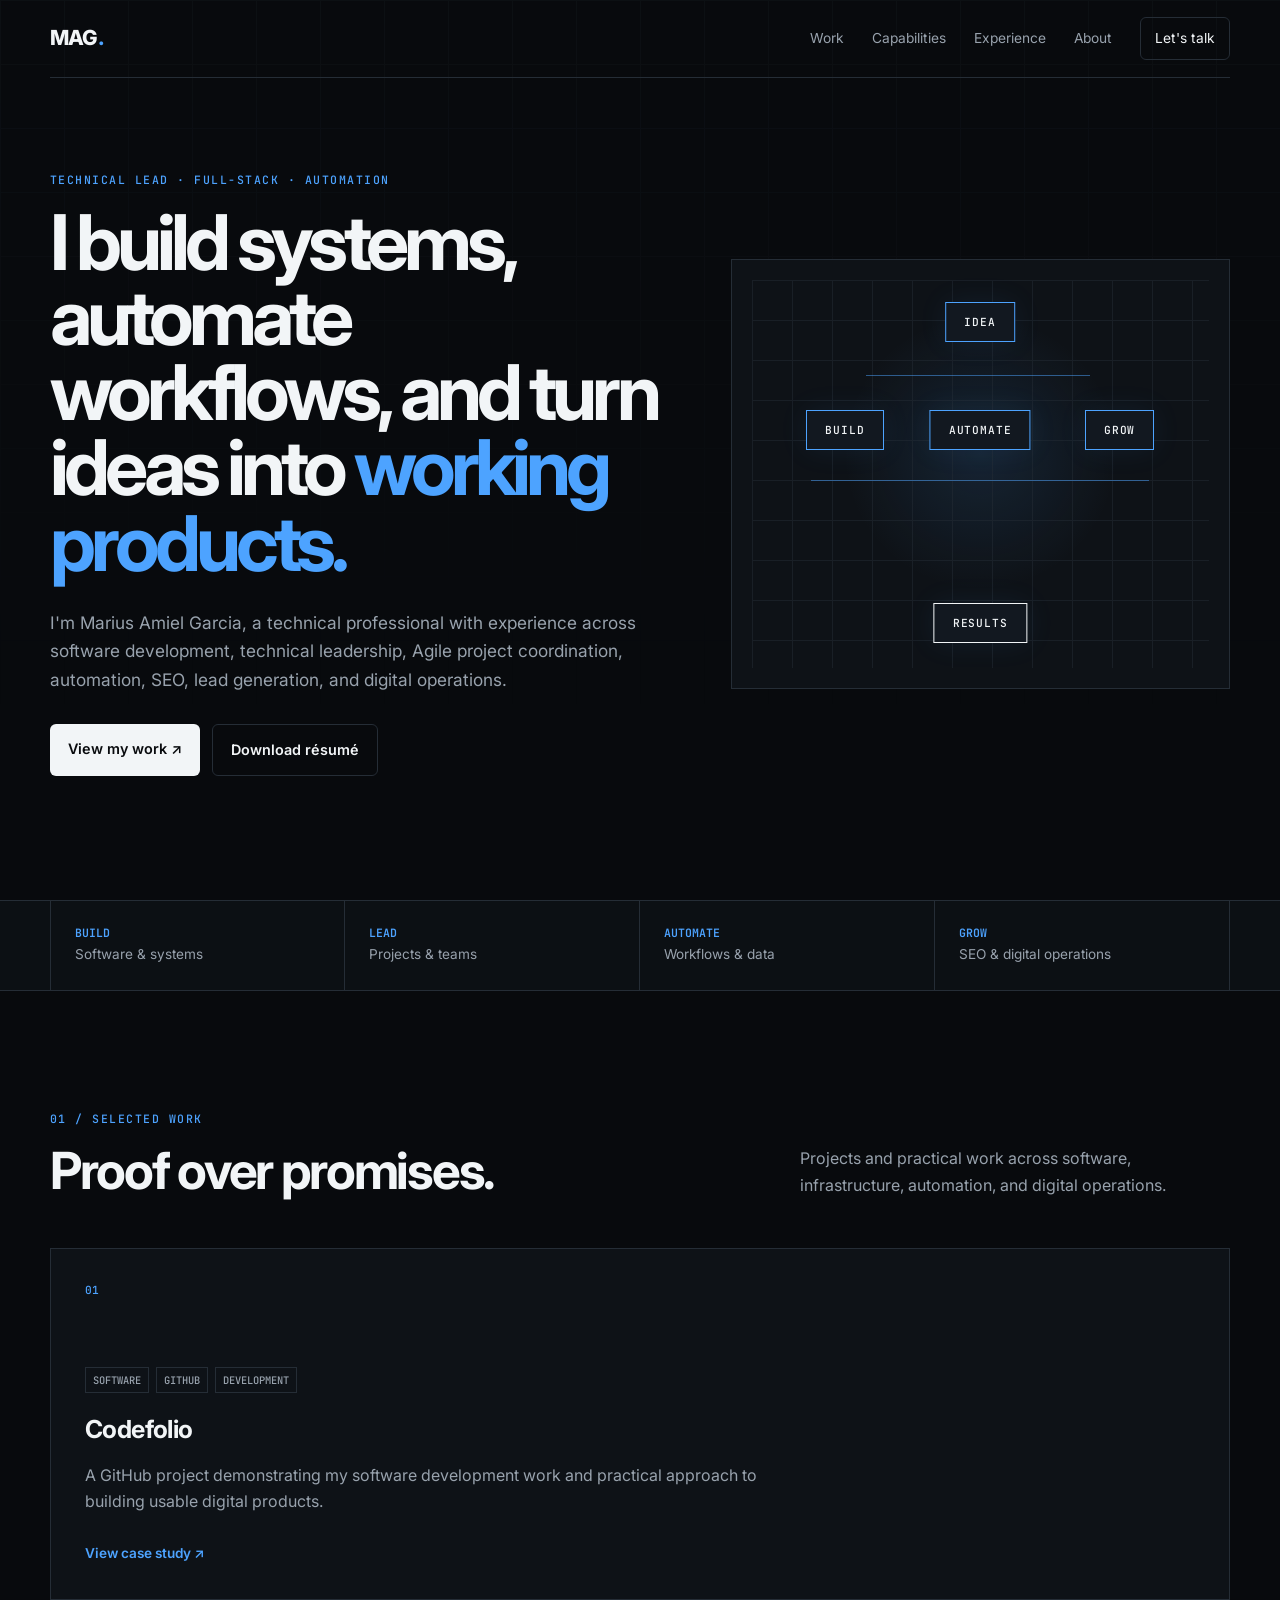
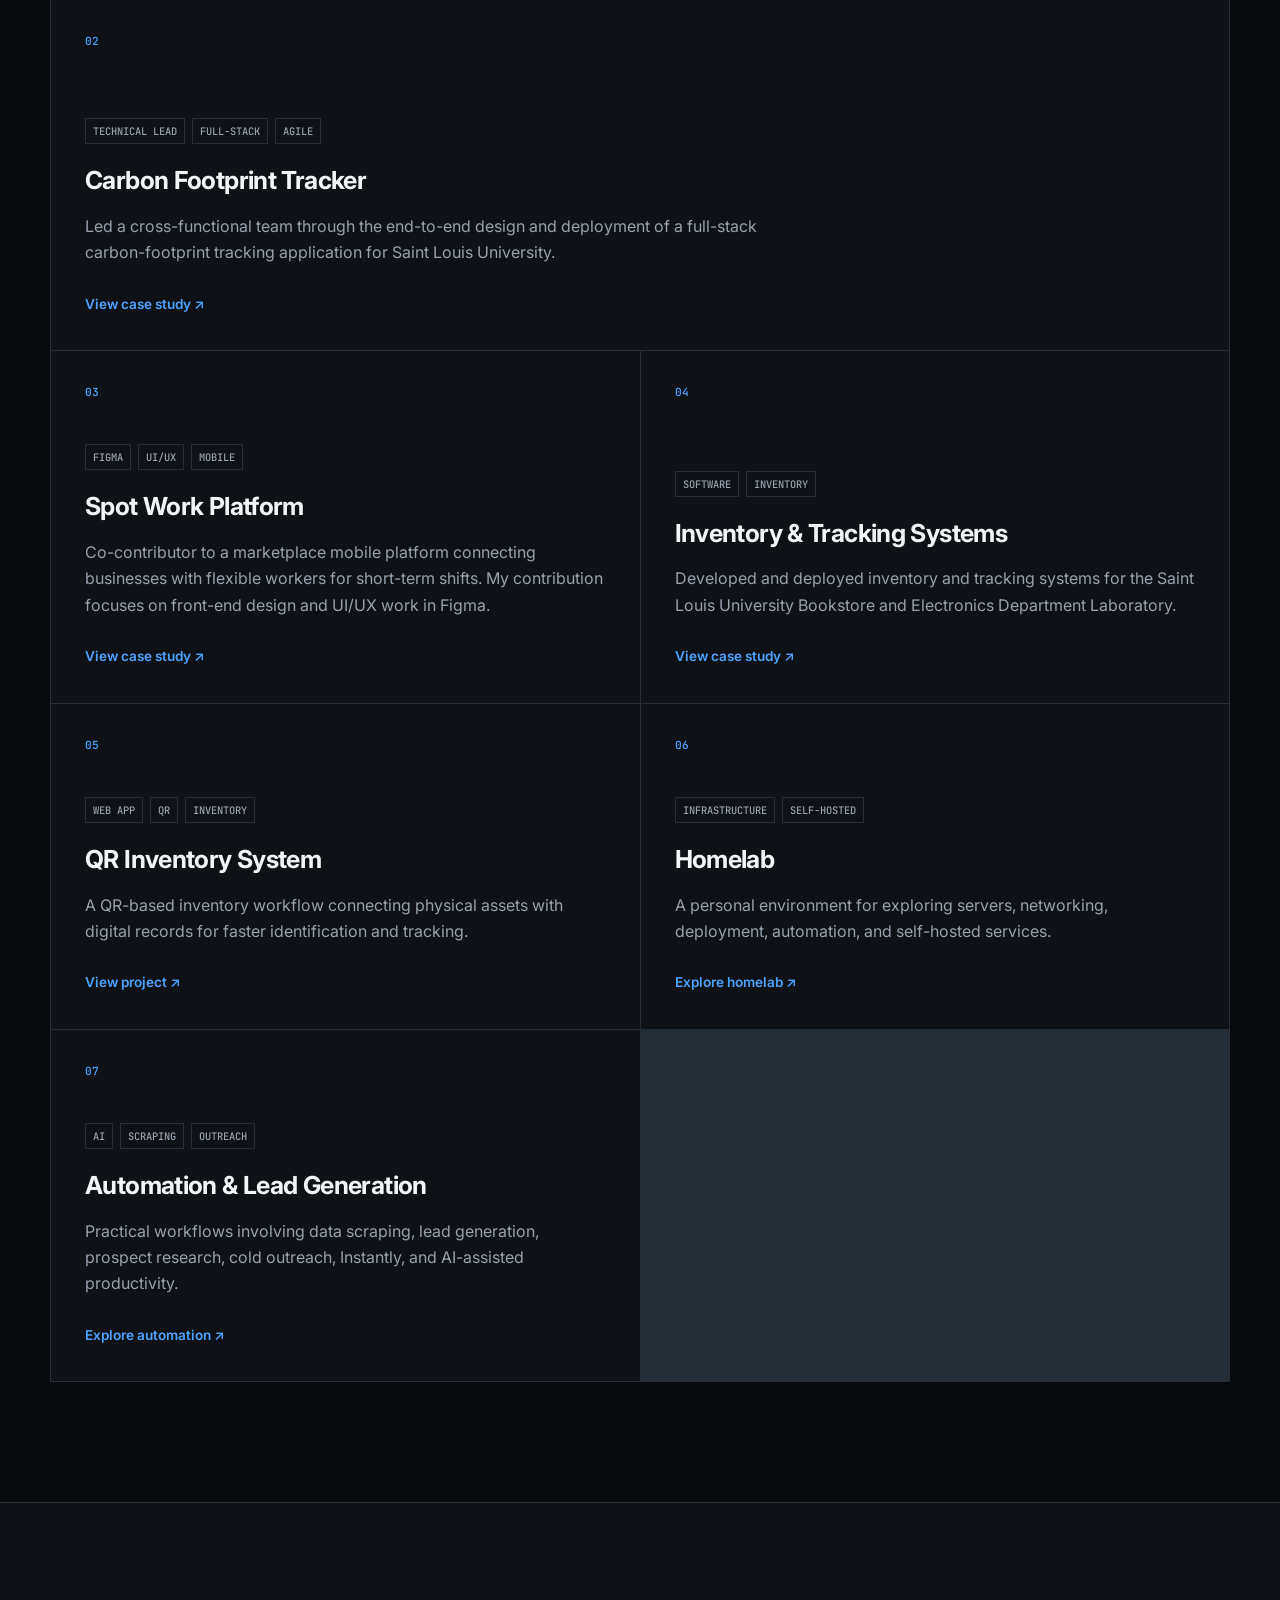
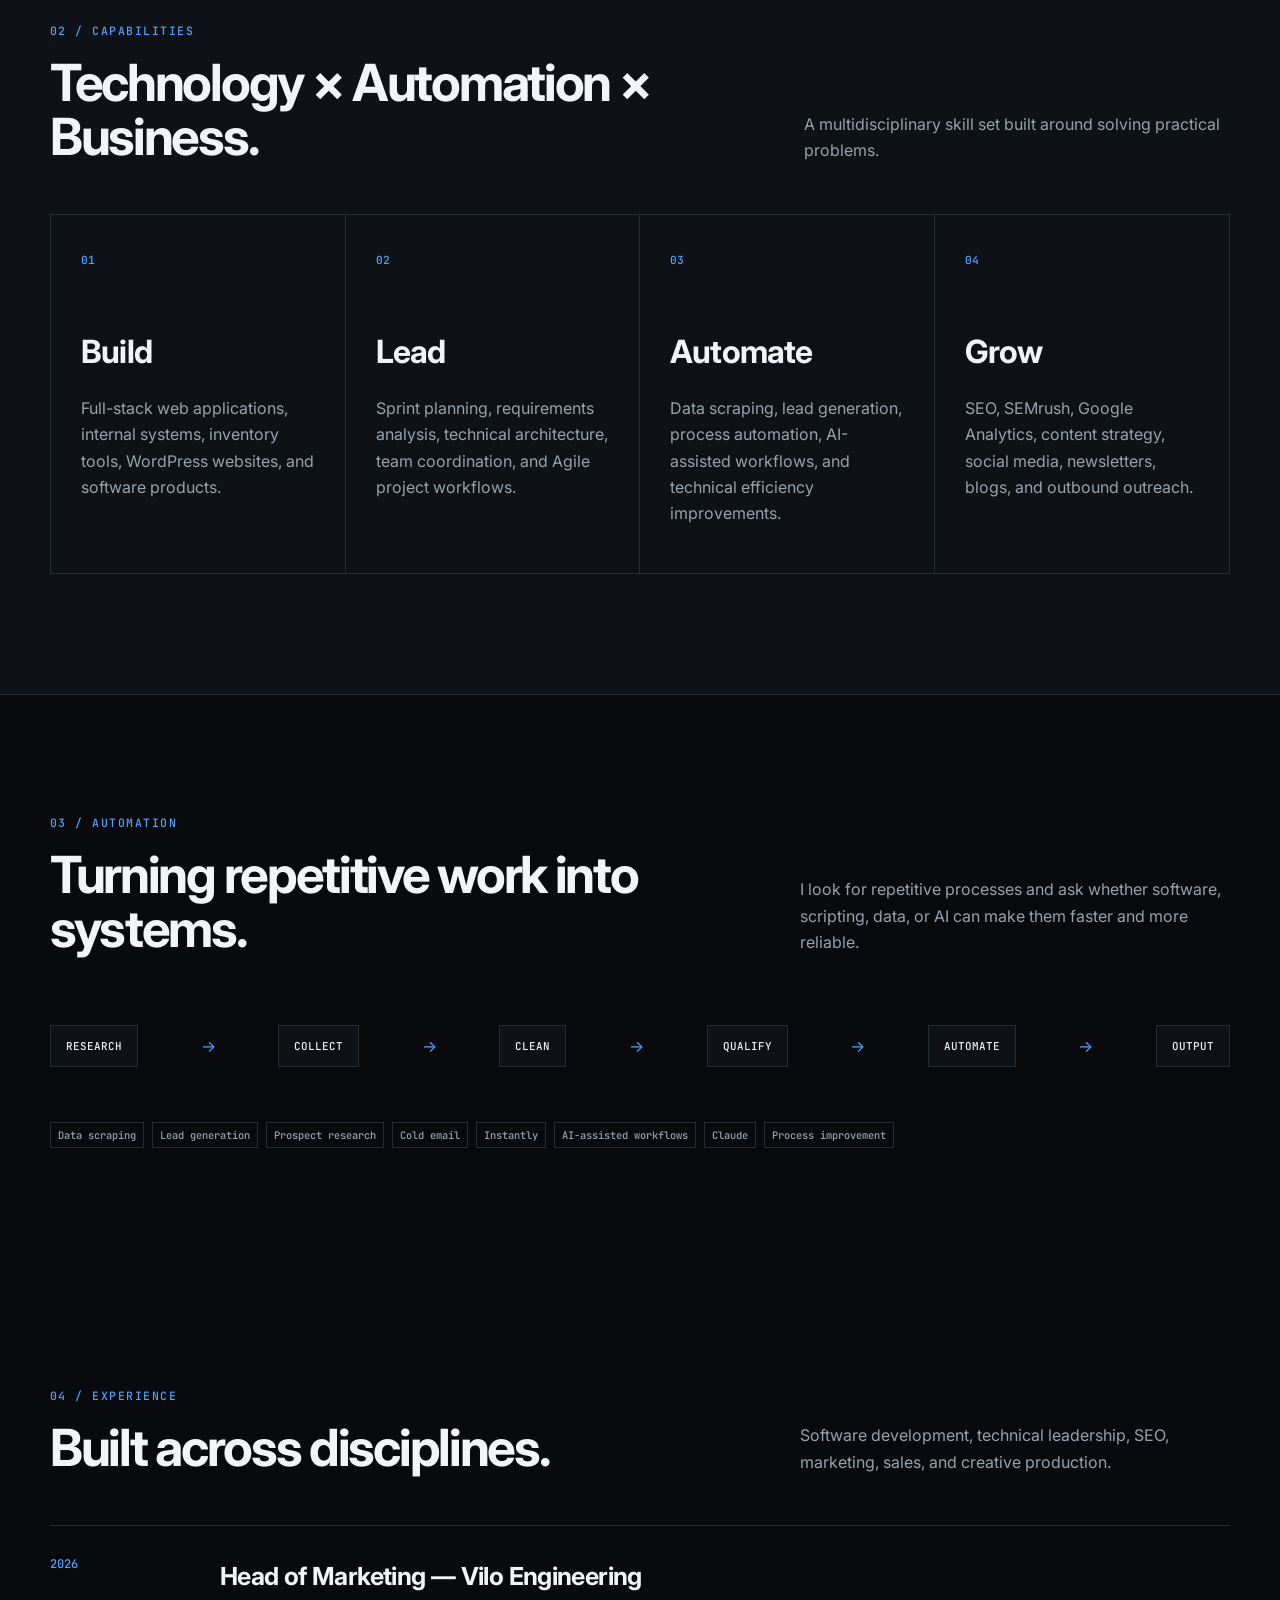
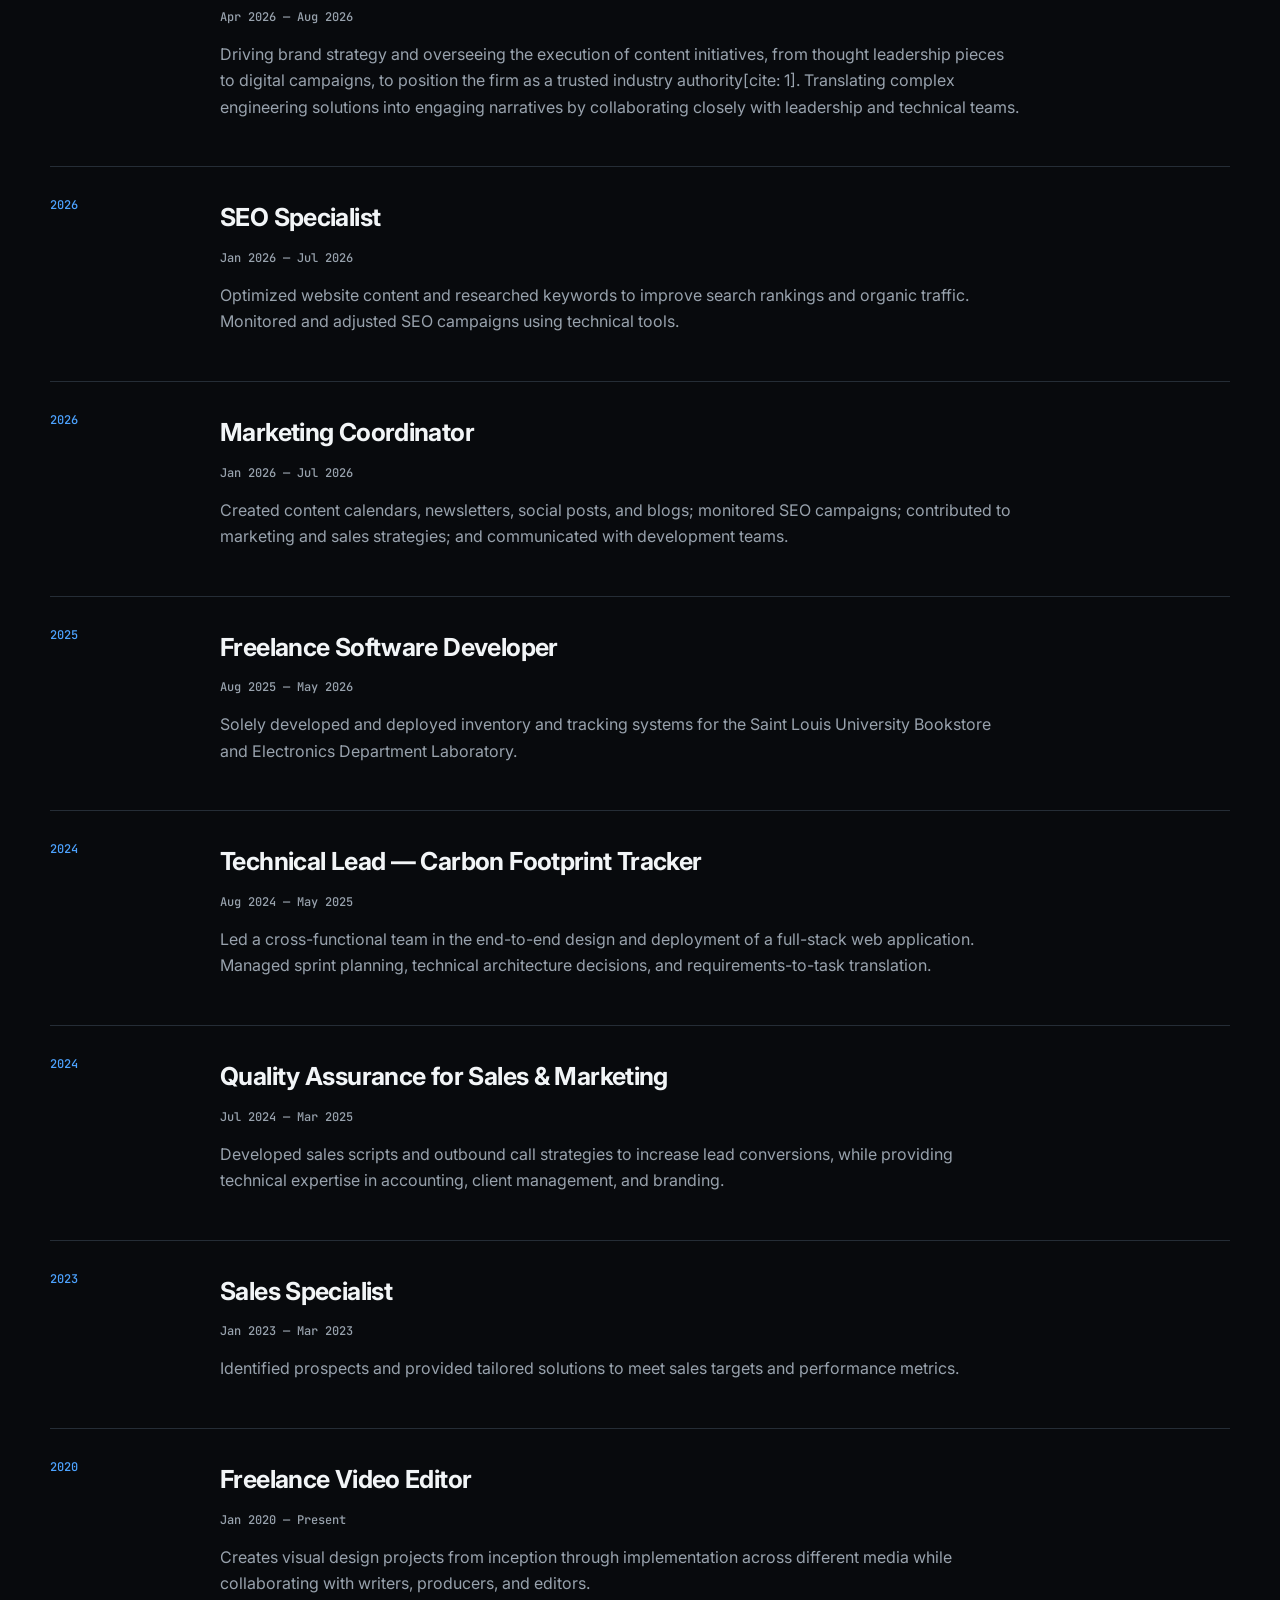
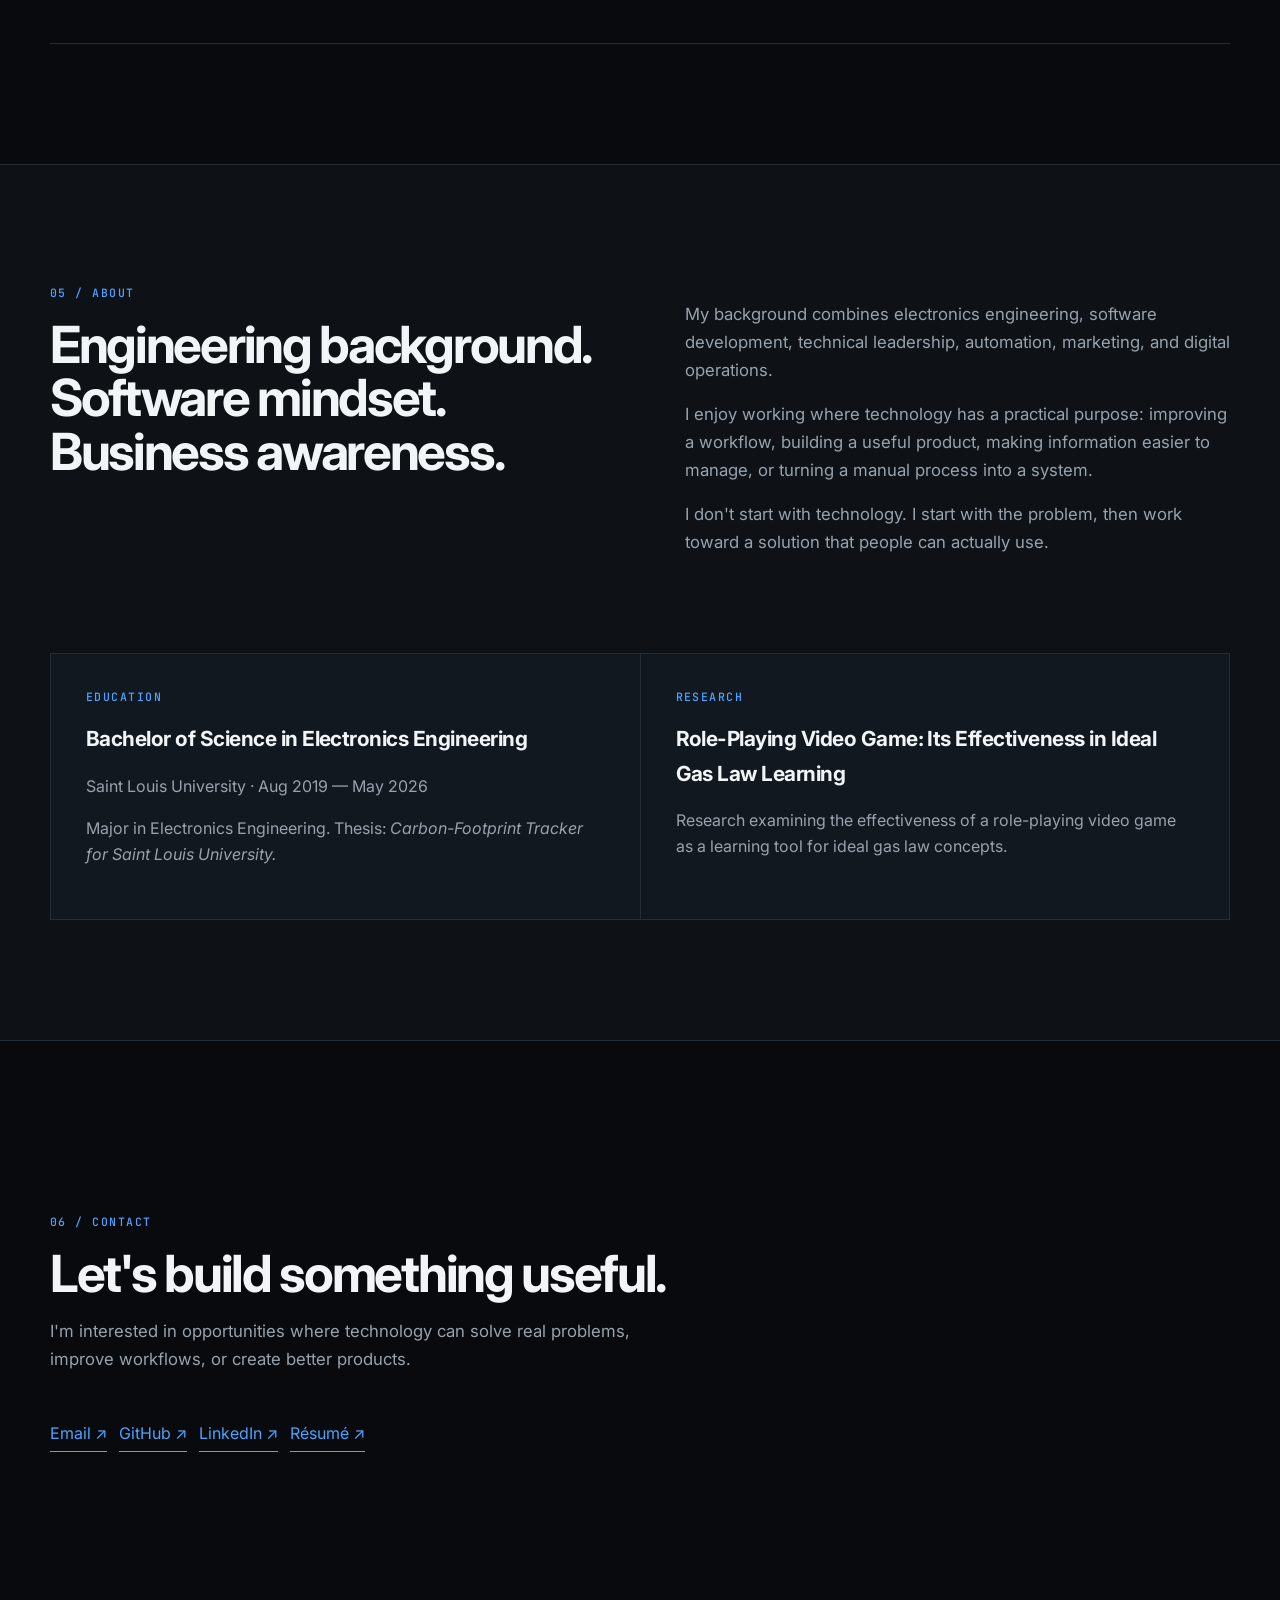
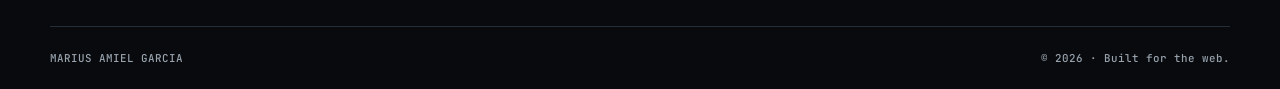
<file: index.html>
<!doctype html>
<html lang="en">
<head>
  <meta charset="utf-8">
  <meta name="viewport" content="width=device-width, initial-scale=1">
  <meta name="description" content="Marius Amiel Garcia — Technical Lead, Full-Stack Developer, Automation & Digital Operations.">
  <title>Marius Amiel Garcia | Technical Lead · Full-Stack Developer</title>
  <link rel="preconnect" href="https://fonts.googleapis.com">
  <link rel="preconnect" href="https://fonts.gstatic.com" crossorigin>
  <link href="https://fonts.googleapis.com/css2?family=Inter:wght@400;500;600;700;800&family=JetBrains+Mono:wght@400;500&display=swap" rel="stylesheet">
  <link rel="stylesheet" href="assets/css/style.css">
</head>
<body>
  <div class="grid-bg" aria-hidden="true"></div>

  <header class="site-header">
    <a class="brand" href="#home">MAG<span>.</span></a>
    <button class="menu-toggle" aria-label="Toggle navigation" aria-expanded="false">☰</button>
    <nav class="nav" id="nav">
      <a href="#work">Work</a>
      <a href="#capabilities">Capabilities</a>
      <a href="#experience">Experience</a>
      <a href="#about">About</a>
      <a class="nav-cta" href="#contact">Let's talk</a>
    </nav>
  </header>

  <main id="home">
    <section class="hero container">
      <div class="hero-copy">
        <p class="eyebrow">TECHNICAL LEAD · FULL-STACK · AUTOMATION</p>
        <h1>I build systems, automate workflows, and turn ideas into <span>working products.</span></h1>
        <p class="hero-text">
          I'm Marius Amiel Garcia, a technical professional with experience across software development,
          technical leadership, Agile project coordination, automation, SEO, lead generation, and digital operations.
        </p>
        <div class="actions">
          <a class="button primary" href="#work">View my work <span>↗</span></a>
          <a class="button secondary" href="resume.pdf" target="_blank" rel="noopener">Download résumé</a>
        </div>
      </div>

      <div class="hero-system" aria-label="Technology workflow diagram">
        <div class="node node-main">IDEA</div>
        <div class="line line-a"></div>
        <div class="node node-build">BUILD</div>
        <div class="line line-b"></div>
        <div class="node node-auto">AUTOMATE</div>
        <div class="line line-c"></div>
        <div class="node node-grow">GROW</div>
        <div class="node node-result">RESULTS</div>
      </div>
    </section>

    <section class="signal-strip">
      <div class="container signal-grid">
        <div><strong>BUILD</strong><span>Software & systems</span></div>
        <div><strong>LEAD</strong><span>Projects & teams</span></div>
        <div><strong>AUTOMATE</strong><span>Workflows & data</span></div>
        <div><strong>GROW</strong><span>SEO & digital operations</span></div>
      </div>
    </section>

    <section id="work" class="section container">
      <div class="section-heading">
        <div><p class="eyebrow">01 / SELECTED WORK</p><h2>Proof over promises.</h2></div>
        <p>Projects and practical work across software, infrastructure, automation, and digital operations.</p>
      </div>

      <div class="project-grid">
        <article class="project-card featured">
          <div class="project-number">01</div>
          <div>
            <div class="tags"><span>SOFTWARE</span><span>GITHUB</span><span>DEVELOPMENT</span></div>
            <h3>Codefolio</h3>
            <p>A GitHub project demonstrating my software development work and practical approach to building usable digital products.</p>
            <a href="projects/codefolio.html">View case study <span>↗</span></a>
          </div>
        </article>

        <article class="project-card featured">
          <div class="project-number">02</div>
          <div>
            <div class="tags"><span>TECHNICAL LEAD</span><span>FULL-STACK</span><span>AGILE</span></div>
            <h3>Carbon Footprint Tracker</h3>
            <p>Led a cross-functional team through the end-to-end design and deployment of a full-stack carbon-footprint tracking application for Saint Louis University.</p>
            <a href="projects/carbon-footprint-tracker.html">View case study <span>↗</span></a>
          </div>
        </article>

        <article class="project-card">
          <div class="project-number">03</div>
          <div>
            <div class="tags"><span>FIGMA</span><span>UI/UX</span><span>MOBILE</span></div>
            <h3>Spot Work Platform</h3>
            <p>Co-contributor to a marketplace mobile platform connecting businesses with flexible workers for short-term shifts. My contribution focuses on front-end design and UI/UX work in Figma.</p>
            <a href="projects/spot-work.html">View case study <span>↗</span></a>
          </div>
        </article>

        <article class="project-card">
          <div class="project-number">04</div>
          <div>
            <div class="tags"><span>SOFTWARE</span><span>INVENTORY</span></div>
            <h3>Inventory & Tracking Systems</h3>
            <p>Developed and deployed inventory and tracking systems for the Saint Louis University Bookstore and Electronics Department Laboratory.</p>
            <a href="projects/inventory-system.html">View case study <span>↗</span></a>
          </div>
        </article>

        <article class="project-card">
          <div class="project-number">05</div>
          <div>
            <div class="tags"><span>WEB APP</span><span>QR</span><span>INVENTORY</span></div>
            <h3>QR Inventory System</h3>
            <p>A QR-based inventory workflow connecting physical assets with digital records for faster identification and tracking.</p>
            <a href="projects/qr-inventory.html">View project <span>↗</span></a>
          </div>
        </article>

        <article class="project-card">
          <div class="project-number">06</div>
          <div>
            <div class="tags"><span>INFRASTRUCTURE</span><span>SELF-HOSTED</span></div>
            <h3>Homelab</h3>
            <p>A personal environment for exploring servers, networking, deployment, automation, and self-hosted services.</p>
            <a href="projects/homelab.html">Explore homelab <span>↗</span></a>
          </div>
        </article>

        <article class="project-card">
          <div class="project-number">07</div>
          <div>
            <div class="tags"><span>AI</span><span>SCRAPING</span><span>OUTREACH</span></div>
            <h3>Automation & Lead Generation</h3>
            <p>Practical workflows involving data scraping, lead generation, prospect research, cold outreach, Instantly, and AI-assisted productivity.</p>
            <a href="#automation">Explore automation <span>↗</span></a>
          </div>
        </article>
      </div>
    </section>

    <section id="capabilities" class="section dark-section">
      <div class="container">
        <div class="section-heading">
          <div><p class="eyebrow">02 / CAPABILITIES</p><h2>Technology × Automation × Business.</h2></div>
          <p>A multidisciplinary skill set built around solving practical problems.</p>
        </div>
        <div class="capability-grid">
          <div class="capability"><span>01</span><h3>Build</h3><p>Full-stack web applications, internal systems, inventory tools, WordPress websites, and software products.</p></div>
          <div class="capability"><span>02</span><h3>Lead</h3><p>Sprint planning, requirements analysis, technical architecture, team coordination, and Agile project workflows.</p></div>
          <div class="capability"><span>03</span><h3>Automate</h3><p>Data scraping, lead generation, process automation, AI-assisted workflows, and technical efficiency improvements.</p></div>
          <div class="capability"><span>04</span><h3>Grow</h3><p>SEO, SEMrush, Google Analytics, content strategy, social media, newsletters, blogs, and outbound outreach.</p></div>
        </div>
      </div>
    </section>

    <section id="automation" class="section container automation-section">
      <div class="section-heading">
        <div><p class="eyebrow">03 / AUTOMATION</p><h2>Turning repetitive work into systems.</h2></div>
        <p>I look for repetitive processes and ask whether software, scripting, data, or AI can make them faster and more reliable.</p>
      </div>
      <div class="workflow">
        <div>RESEARCH</div><i>→</i><div>COLLECT</div><i>→</i><div>CLEAN</div><i>→</i><div>QUALIFY</div><i>→</i><div>AUTOMATE</div><i>→</i><div>OUTPUT</div>
      </div>
      <div class="automation-list">
        <span>Data scraping</span><span>Lead generation</span><span>Prospect research</span><span>Cold email</span><span>Instantly</span><span>AI-assisted workflows</span><span>Claude</span><span>Process improvement</span>
      </div>
    </section>

    <section id="experience" class="section container">
      <div class="section-heading">
        <div><p class="eyebrow">04 / EXPERIENCE</p><h2>Built across disciplines.</h2></div>
        <p>Software development, technical leadership, SEO, marketing, sales, and creative production.</p>
      </div>
      <div class="timeline">
        <article><time>2026</time><div><h3>Head of Marketing — Vilo Engineering</h3><p class="meta">Apr 2026 — Aug 2026</p><p>Driving brand strategy and overseeing the execution of content initiatives, from thought leadership pieces to digital campaigns, to position the firm as a trusted industry authority[cite: 1]. Translating complex engineering solutions into engaging narratives by collaborating closely with leadership and technical teams.</p></div></article>
        <article><time>2026</time><div><h3>SEO Specialist</h3><p class="meta">Jan 2026 — Jul 2026</p><p>Optimized website content and researched keywords to improve search rankings and organic traffic. Monitored and adjusted SEO campaigns using technical tools.</p></div></article>
        <article><time>2026</time><div><h3>Marketing Coordinator</h3><p class="meta">Jan 2026 — Jul 2026</p><p>Created content calendars, newsletters, social posts, and blogs; monitored SEO campaigns; contributed to marketing and sales strategies; and communicated with development teams.</p></div></article>
        <article><time>2025</time><div><h3>Freelance Software Developer</h3><p class="meta">Aug 2025 — May 2026</p><p>Solely developed and deployed inventory and tracking systems for the Saint Louis University Bookstore and Electronics Department Laboratory.</p></div></article>
        <article><time>2024</time><div><h3>Technical Lead — Carbon Footprint Tracker</h3><p class="meta">Aug 2024 — May 2025</p><p>Led a cross-functional team in the end-to-end design and deployment of a full-stack web application. Managed sprint planning, technical architecture decisions, and requirements-to-task translation.</p></div></article>
        <article><time>2024</time><div><h3>Quality Assurance for Sales & Marketing</h3><p class="meta">Jul 2024 — Mar 2025</p><p>Developed sales scripts and outbound call strategies to increase lead conversions, while providing technical expertise in accounting, client management, and branding.</p></div></article>
        <article><time>2023</time><div><h3>Sales Specialist</h3><p class="meta">Jan 2023 — Mar 2023</p><p>Identified prospects and provided tailored solutions to meet sales targets and performance metrics.</p></div></article>
        <article><time>2020</time><div><h3>Freelance Video Editor</h3><p class="meta">Jan 2020 — Present</p><p>Creates visual design projects from inception through implementation across different media while collaborating with writers, producers, and editors.</p></div></article>
      </div>
    </section>

    <section id="about" class="section dark-section">
      <div class="container about-grid">
        <div>
          <p class="eyebrow">05 / ABOUT</p>
          <h2>Engineering background. Software mindset. Business awareness.</h2>
        </div>
        <div class="about-copy">
          <p>My background combines electronics engineering, software development, technical leadership, automation, marketing, and digital operations.</p>
          <p>I enjoy working where technology has a practical purpose: improving a workflow, building a useful product, making information easier to manage, or turning a manual process into a system.</p>
          <p>I don't start with technology. I start with the problem, then work toward a solution that people can actually use.</p>
        </div>
      </div>
      <div class="container education">
        <div><p class="eyebrow">EDUCATION</p><h3>Bachelor of Science in Electronics Engineering</h3><p>Saint Louis University · Aug 2019 — May 2026</p><p>Major in Electronics Engineering. Thesis: <em>Carbon-Footprint Tracker for Saint Louis University.</em></p></div>
        <div><p class="eyebrow">RESEARCH</p><h3>Role-Playing Video Game: Its Effectiveness in Ideal Gas Law Learning</h3><p>Research examining the effectiveness of a role-playing video game as a learning tool for ideal gas law concepts.</p></div>
      </div>
    </section>

    <section id="contact" class="section contact container">
      <p class="eyebrow">06 / CONTACT</p>
      <h2>Let's build something useful.</h2>
      <p>I'm interested in opportunities where technology can solve real problems, improve workflows, or create better products.</p>
      <div class="contact-links">
        <a href="mailto:mariusamielgarcia@gmail.com">Email ↗</a>
        <a href="https://github.com/itsYamjee" target="_blank" rel="noopener">GitHub ↗</a>
        <a href="https://www.linkedin.com/in/marius-amiel-garcia-690a94251/" target="_blank" rel="noopener">LinkedIn ↗</a>
        <a href="resume.pdf" target="_blank" rel="noopener">Résumé ↗</a>
      </div>
    </section>
  </main>

  <footer class="footer container">
    <span>MARIUS AMIEL GARCIA</span>
    <span>© <span id="year"></span> · Built for the web.</span>
  </footer>

  <script src="assets/js/main.js"></script>
</body>
</html>
</file>
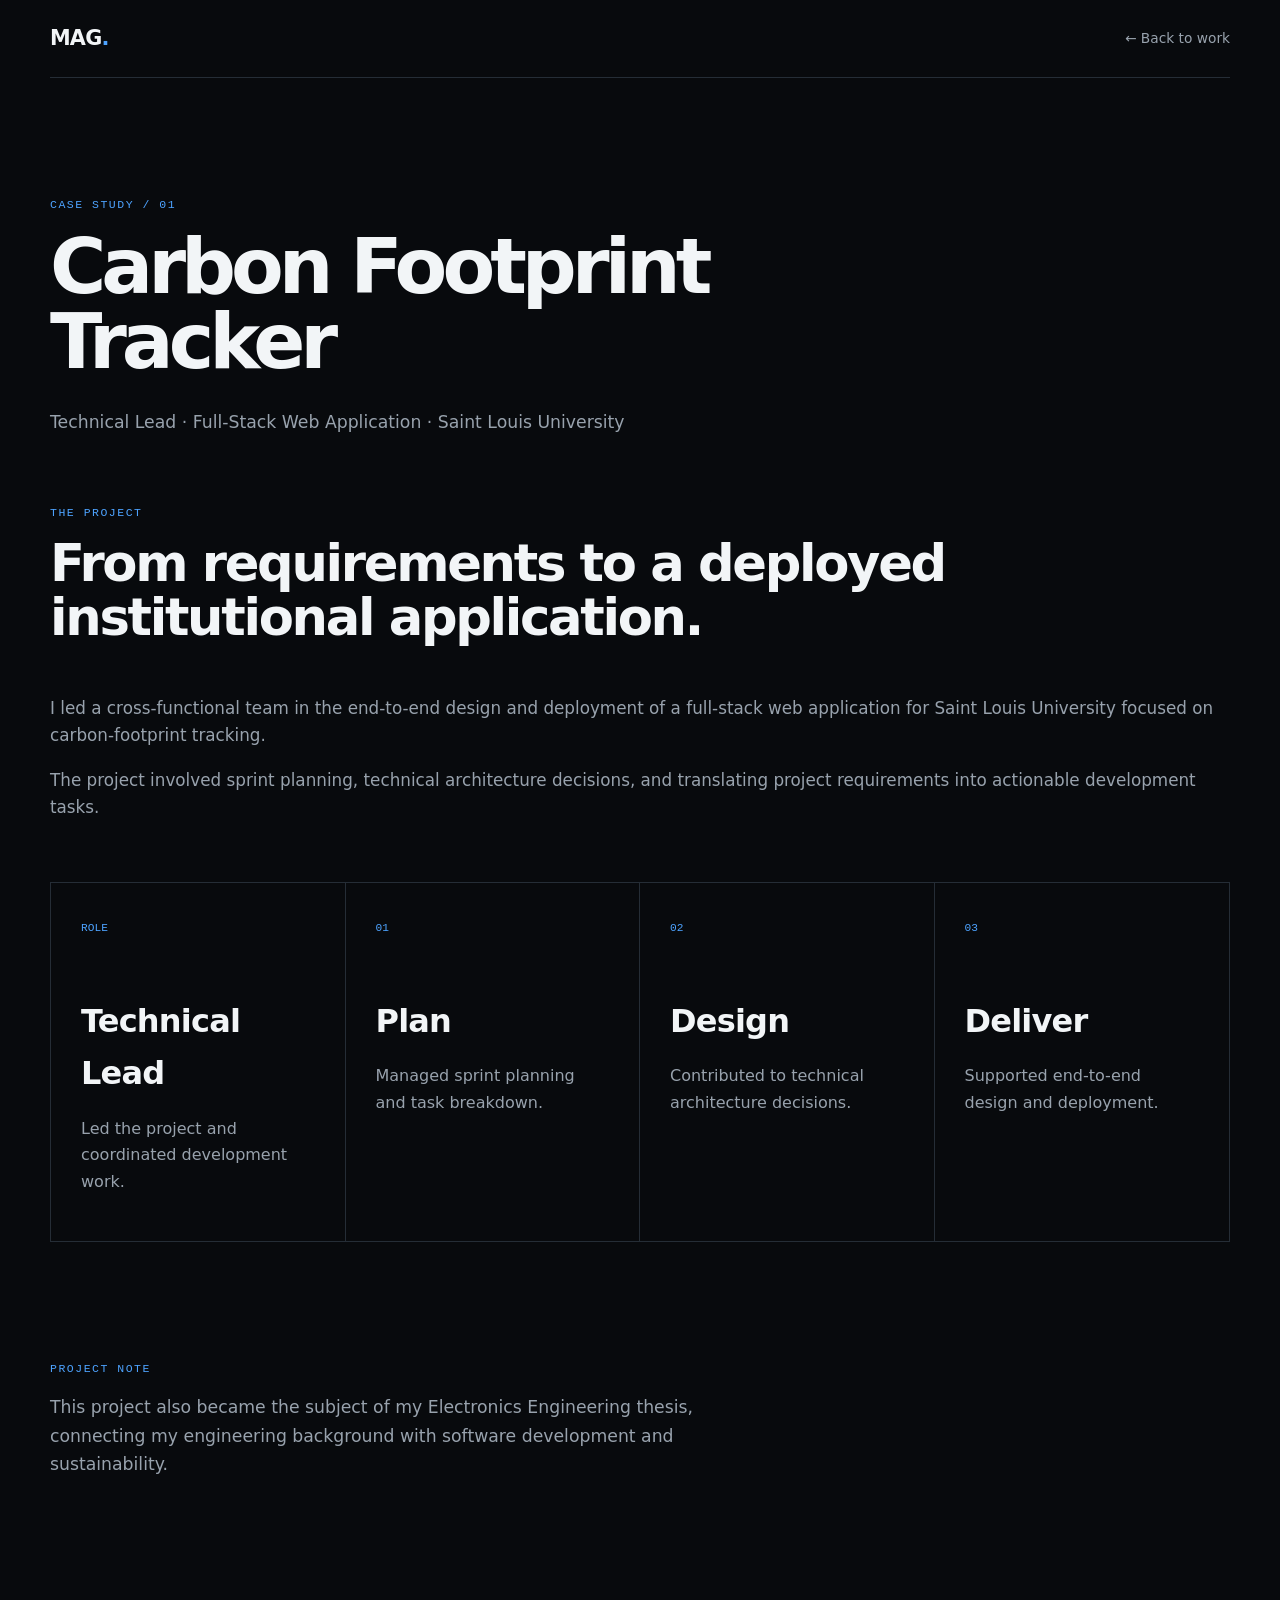
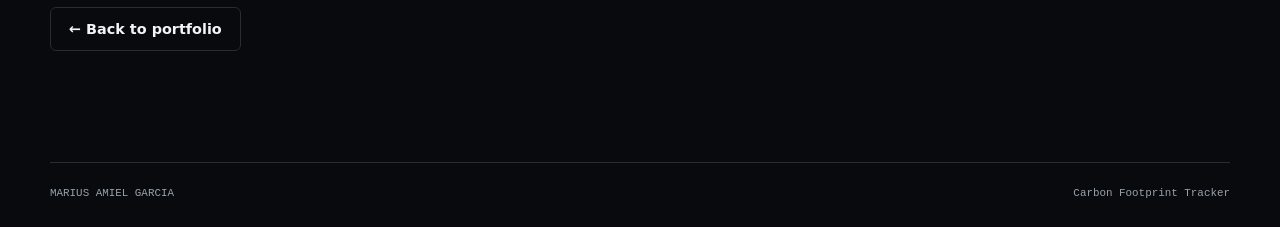
<file: projects/carbon-footprint-tracker.html>
<!doctype html>
<html lang="en"><head><meta charset="utf-8"><meta name="viewport" content="width=device-width,initial-scale=1"><title>Carbon Footprint Tracker | Marius Amiel Garcia</title><link rel="stylesheet" href="../assets/css/style.css"></head>
<body><header class="site-header"><a class="brand" href="../index.html">MAG<span>.</span></a><nav class="nav" style="display:flex"><a href="../index.html#work">← Back to work</a></nav></header>
<main class="container section"><p class="eyebrow">CASE STUDY / 01</p><h1>Carbon Footprint Tracker</h1><p class="hero-text">Technical Lead · Full-Stack Web Application · Saint Louis University</p>
<div class="section-heading" style="margin-top:70px"><div><p class="eyebrow">THE PROJECT</p><h2>From requirements to a deployed institutional application.</h2></div></div>
<div class="about-copy"><p>I led a cross-functional team in the end-to-end design and deployment of a full-stack web application for Saint Louis University focused on carbon-footprint tracking.</p><p>The project involved sprint planning, technical architecture decisions, and translating project requirements into actionable development tasks.</p></div>
<div class="capability-grid" style="margin-top:60px"><div class="capability"><span>ROLE</span><h3>Technical Lead</h3><p>Led the project and coordinated development work.</p></div><div class="capability"><span>01</span><h3>Plan</h3><p>Managed sprint planning and task breakdown.</p></div><div class="capability"><span>02</span><h3>Design</h3><p>Contributed to technical architecture decisions.</p></div><div class="capability"><span>03</span><h3>Deliver</h3><p>Supported end-to-end design and deployment.</p></div></div>
<div class="section"><p class="eyebrow">PROJECT NOTE</p><p class="hero-text">This project also became the subject of my Electronics Engineering thesis, connecting my engineering background with software development and sustainability.</p></div>
<a class="button secondary" href="../index.html#work">← Back to portfolio</a></main><footer class="footer container"><span>MARIUS AMIEL GARCIA</span><span>Carbon Footprint Tracker</span></footer></body></html>
</file>
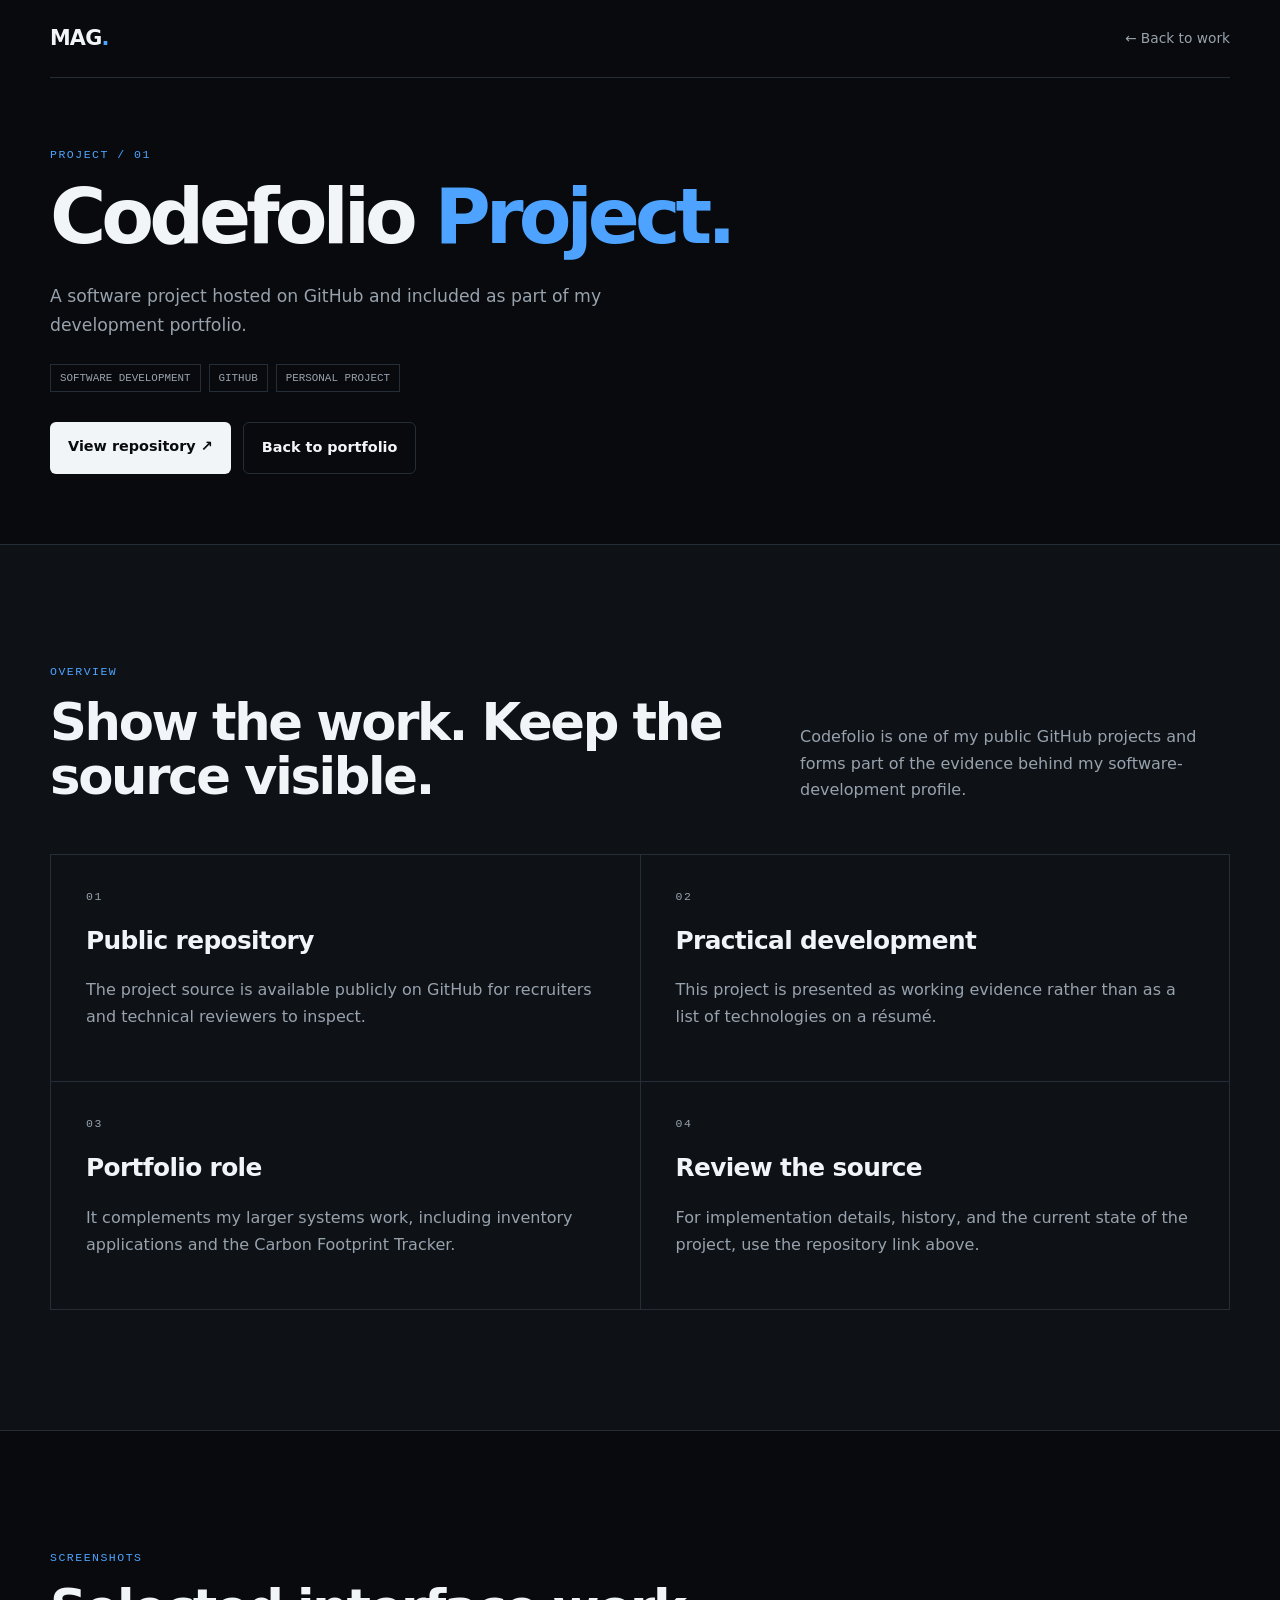
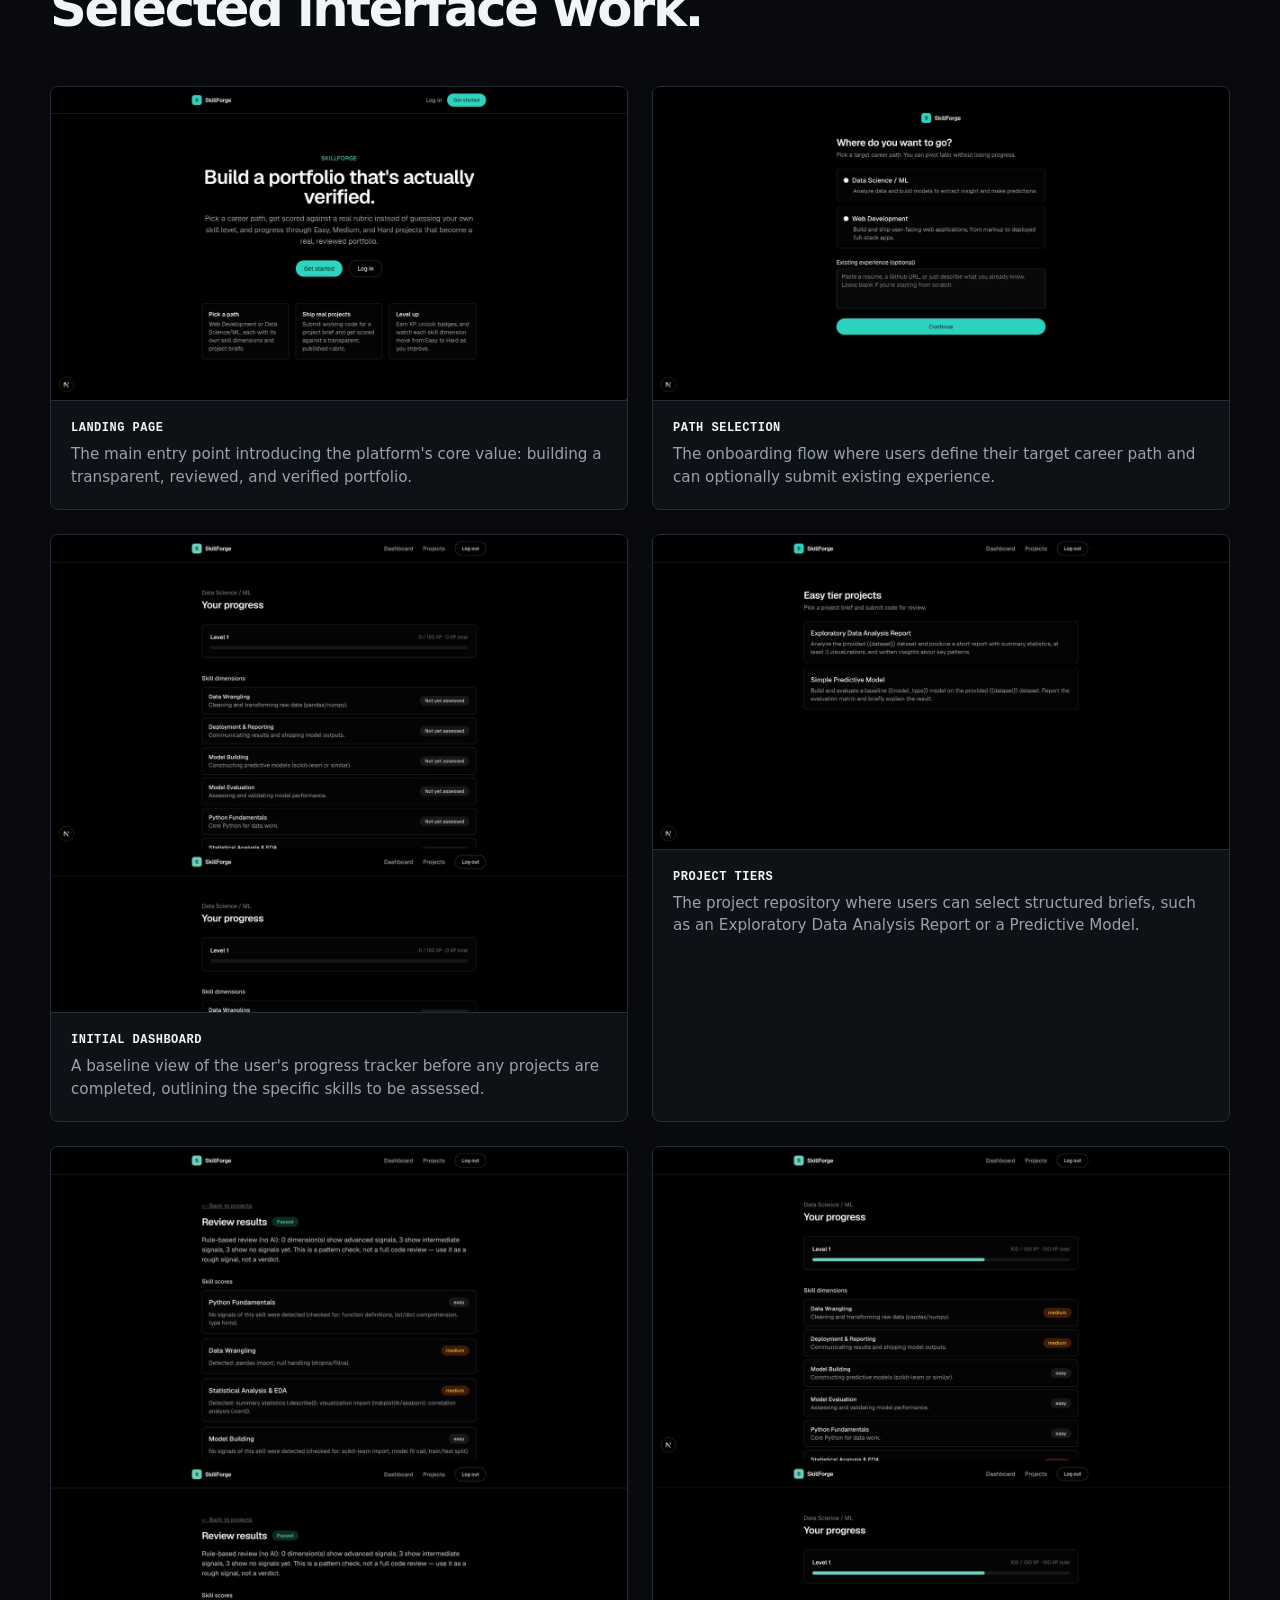
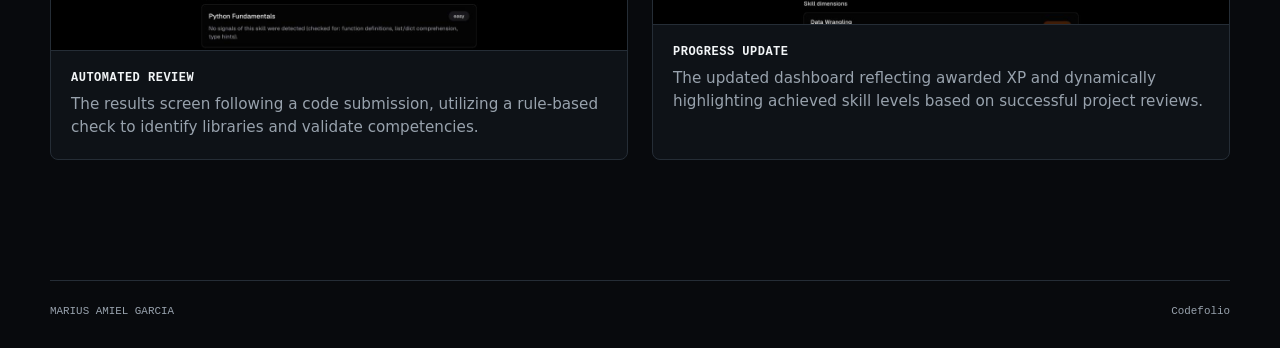
<file: projects/codefolio.html>
<!doctype html>
<html lang="en">
<head>
  <meta charset="utf-8">
  <meta name="viewport" content="width=device-width, initial-scale=1">
  <title>Codefolio | Marius Amiel Garcia</title>
  <link rel="stylesheet" href="../assets/css/style.css">
  <style>
    .case-hero{padding-top:70px;padding-bottom:70px}
    .case-meta{display:flex;flex-wrap:wrap;gap:8px;margin:25px 0}
    .case-meta span{font:500 .68rem "JetBrains Mono",monospace;border:1px solid var(--line);padding:7px 9px;color:var(--muted)}
    
    .case-grid{display:grid;grid-template-columns:repeat(2,1fr);gap:1px;background:var(--line);border:1px solid var(--line);margin-top:50px}
    .case-block{background:var(--panel);padding:35px}
    .case-block h3{margin-top:0}
    .case-block p{color:var(--muted)}
    
    /* 2-Column Grid optimized for Desktop Screenshots */
    .gallery { display: grid; grid-template-columns: repeat(2, 1fr); gap: 24px; margin-top: 45px; }
    .shot { border: 1px solid var(--line); background: var(--panel); border-radius: 8px; overflow: hidden; display: flex; flex-direction: column; margin: 0; }
    
    /* Full width for landscape images so text is readable */
    .shot img { 
      display: block; 
      width: 100%; 
      height: auto; 
      border-bottom: 1px solid var(--line);
      background: var(--panel2);
    }
    
    .shot figcaption { 
      padding: 20px; 
      display: flex; 
      flex-direction: column; 
      gap: 8px; 
      flex-grow: 1; 
    }
    
    .caption-title { font: 600 .75rem "JetBrains Mono", monospace; color: var(--text); text-transform: uppercase; letter-spacing: 0.5px; }
    .caption-desc { font-size: 0.95rem; color: var(--muted); margin: 0; line-height: 1.5; }

    @media(max-width: 950px) { .gallery { grid-template-columns: 1fr; } }
    @media(max-width:700px){.case-grid{grid-template-columns:1fr}}
  </style>
</head>
<body>
<header class="site-header">
  <a class="brand" href="../index.html">MAG<span>.</span></a>
  <nav class="nav" style="display:flex">
    <a href="../index.html#work">← Back to work</a>
  </nav>
</header>

<main>
<section class="container section case-hero">
  <p class="eyebrow">PROJECT / 01</p>
  <h1>Codefolio <span>Project.</span></h1>
  <p class="hero-text">A software project hosted on GitHub and included as part of my development portfolio.</p>
  <div class="case-meta"><span>SOFTWARE DEVELOPMENT</span><span>GITHUB</span><span>PERSONAL PROJECT</span></div>
  <div class="actions">
    <a class="button primary" href="https://github.com/itsYamjee/Codefolio" target="_blank" rel="noopener">View repository ↗</a>
    <a class="button secondary" href="../index.html#work">Back to portfolio</a>
  </div>
</section>

<section class="dark-section">
  <div class="container section">
    <div class="section-heading">
      <div>
        <p class="eyebrow">OVERVIEW</p>
        <h2>Show the work. Keep the source visible.</h2>
      </div>
      <p>Codefolio is one of my public GitHub projects and forms part of the evidence behind my software-development profile.</p>
    </div>
    
    <div class="case-grid">
      <div class="case-block">
        <p class="eyebrow">01</p>
        <h3>Public repository</h3>
        <p>The project source is available publicly on GitHub for recruiters and technical reviewers to inspect.</p>
      </div>
      <div class="case-block">
        <p class="eyebrow">02</p>
        <h3>Practical development</h3>
        <p>This project is presented as working evidence rather than as a list of technologies on a résumé.</p>
      </div>
      <div class="case-block">
        <p class="eyebrow">03</p>
        <h3>Portfolio role</h3>
        <p>It complements my larger systems work, including inventory applications and the Carbon Footprint Tracker.</p>
      </div>
      <div class="case-block">
        <p class="eyebrow">04</p>
        <h3>Review the source</h3>
        <p>For implementation details, history, and the current state of the project, use the repository link above.</p>
      </div>
    </div>
  </div>
</section>

<section class="container section">
  <div class="section-heading">
    <div>
      <p class="eyebrow">SCREENSHOTS</p>
      <h2>Selected interface work.</h2>
    </div>
  </div>
  
  <div class="gallery">
    
    <!-- Panel 1 -->
    <figure class="shot">
      <img src="/assets/images/codefolio/skillforge-landing-page.jpeg" alt="SkillForge landing page" loading="lazy">
      <figcaption>
        <span class="caption-title">Landing Page</span>
        <p class="caption-desc">The main entry point introducing the platform's core value: building a transparent, reviewed, and verified portfolio.</p>
      </figcaption>
    </figure>

    <!-- Panel 2 -->
    <figure class="shot">
      <img src="/assets/images/codefolio/skillforge-path-selection.jpeg" alt="Career path selection screen" loading="lazy">
      <figcaption>
        <span class="caption-title">Path Selection</span>
        <p class="caption-desc">The onboarding flow where users define their target career path and can optionally submit existing experience.</p>
      </figcaption>
    </figure>

    <!-- Panel 3 -->
    <figure class="shot">
      <img src="/assets/images/codefolio/skillforge-initial-dashboard.jpeg" alt="Empty progress dashboard" loading="lazy">
      <figcaption>
        <span class="caption-title">Initial Dashboard</span>
        <p class="caption-desc">A baseline view of the user's progress tracker before any projects are completed, outlining the specific skills to be assessed.</p>
      </figcaption>
    </figure>

    <!-- Panel 4 -->
    <figure class="shot">
      <img src="/assets/images/codefolio/skillforge-project-tiers.jpeg" alt="Easy tier projects selection" loading="lazy">
      <figcaption>
        <span class="caption-title">Project Tiers</span>
        <p class="caption-desc">The project repository where users can select structured briefs, such as an Exploratory Data Analysis Report or a Predictive Model.</p>
      </figcaption>
    </figure>

    <!-- Panel 5 -->
    <figure class="shot">
      <img src="/assets/images/codefolio/skillforge-automated-review.jpeg" alt="Automated code review results" loading="lazy">
      <figcaption>
        <span class="caption-title">Automated Review</span>
        <p class="caption-desc">The results screen following a code submission, utilizing a rule-based check to identify libraries and validate competencies.</p>
      </figcaption>
    </figure>

    <!-- Panel 6 -->
    <figure class="shot">
      <img src="/assets/images/codefolio/skillforge-updated-dashboard.jpeg" alt="Updated progress dashboard" loading="lazy">
      <figcaption>
        <span class="caption-title">Progress Update</span>
        <p class="caption-desc">The updated dashboard reflecting awarded XP and dynamically highlighting achieved skill levels based on successful project reviews.</p>
      </figcaption>
    </figure>

  </div>
</section>
</main>

<footer class="footer container">
  <span>MARIUS AMIEL GARCIA</span>
  <span>Codefolio</span>
</footer>
</body>
</html>
</file>
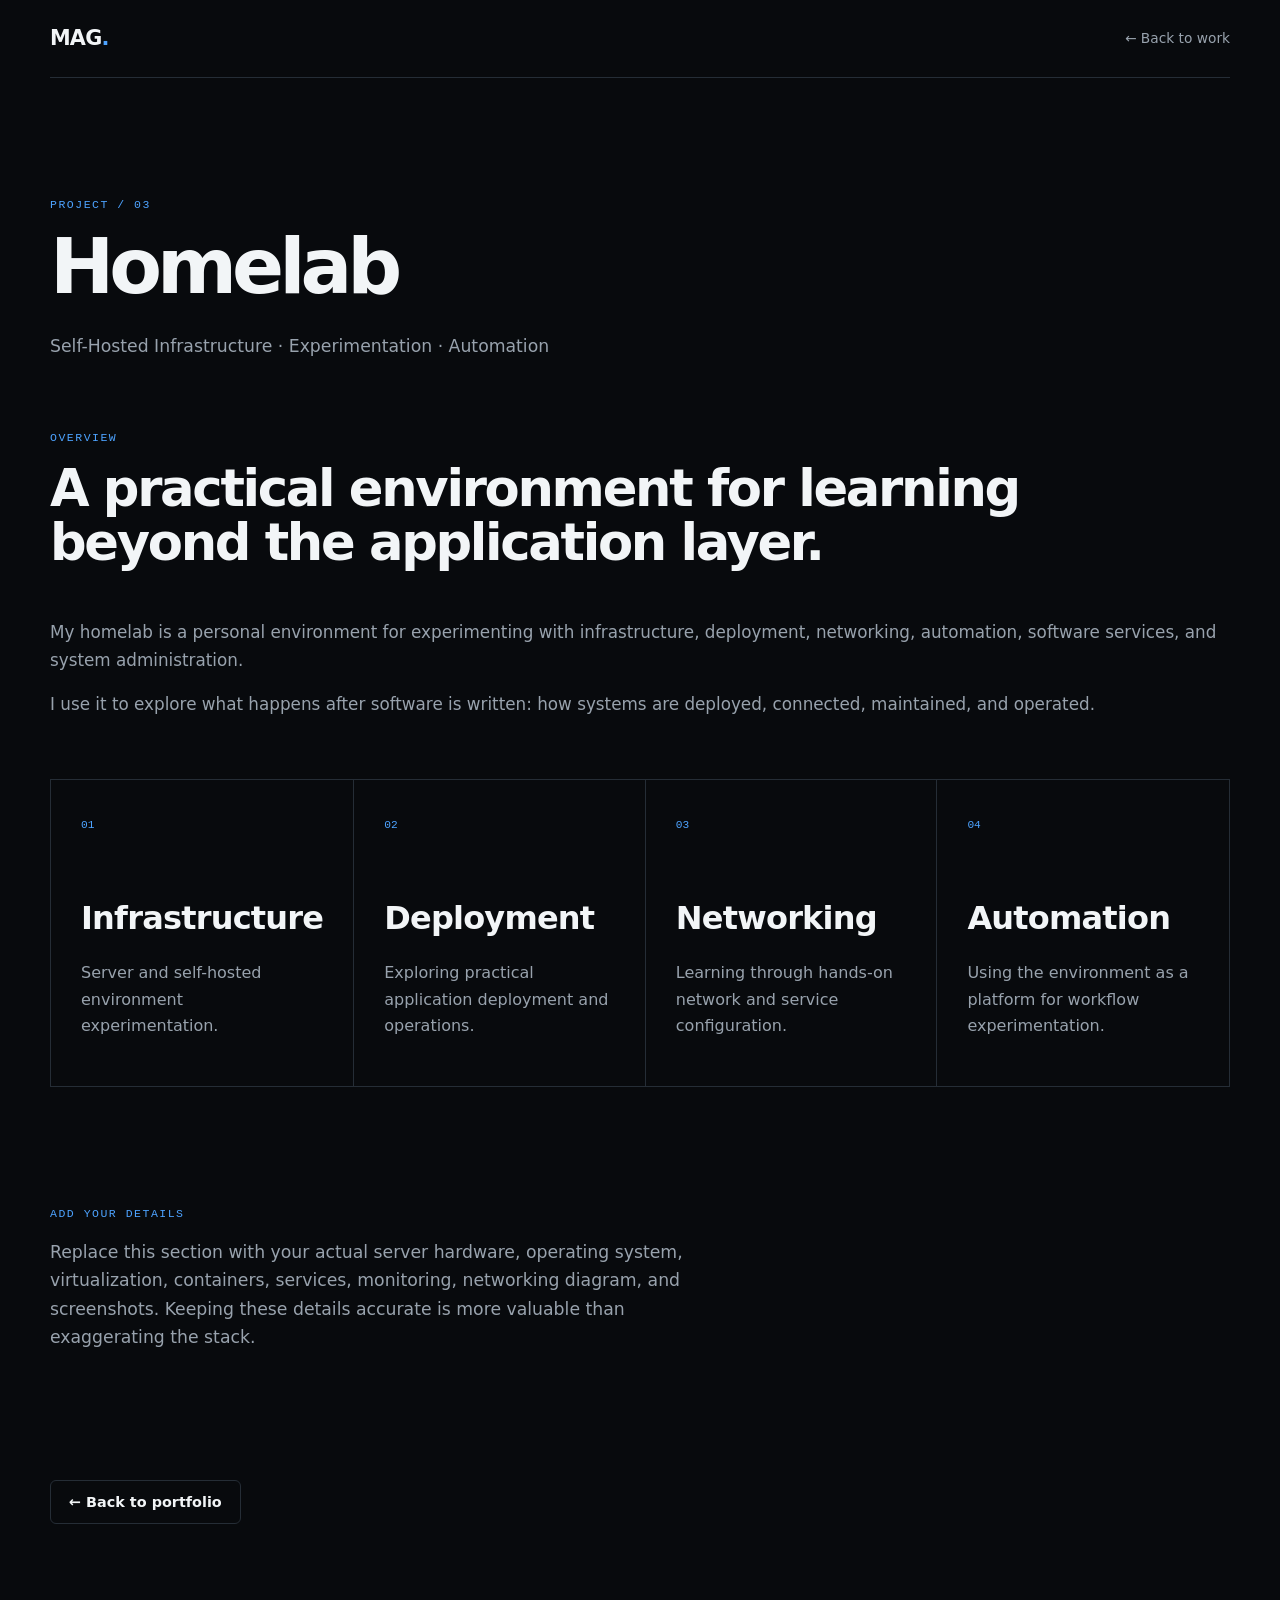
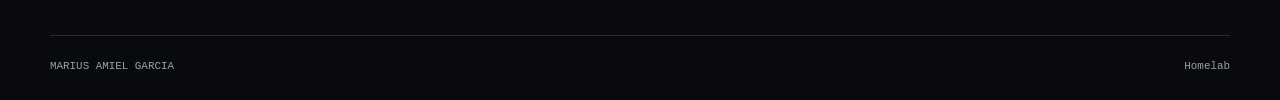
<file: projects/homelab.html>
<!doctype html>
<html lang="en"><head><meta charset="utf-8"><meta name="viewport" content="width=device-width,initial-scale=1"><title>Homelab | Marius Amiel Garcia</title><link rel="stylesheet" href="../assets/css/style.css"></head>
<body><header class="site-header"><a class="brand" href="../index.html">MAG<span>.</span></a><nav class="nav" style="display:flex"><a href="../index.html#work">← Back to work</a></nav></header>
<main class="container section"><p class="eyebrow">PROJECT / 03</p><h1>Homelab</h1><p class="hero-text">Self-Hosted Infrastructure · Experimentation · Automation</p>
<div class="section-heading" style="margin-top:70px"><div><p class="eyebrow">OVERVIEW</p><h2>A practical environment for learning beyond the application layer.</h2></div></div>
<div class="about-copy"><p>My homelab is a personal environment for experimenting with infrastructure, deployment, networking, automation, software services, and system administration.</p><p>I use it to explore what happens after software is written: how systems are deployed, connected, maintained, and operated.</p></div>
<div class="capability-grid" style="margin-top:60px"><div class="capability"><span>01</span><h3>Infrastructure</h3><p>Server and self-hosted environment experimentation.</p></div><div class="capability"><span>02</span><h3>Deployment</h3><p>Exploring practical application deployment and operations.</p></div><div class="capability"><span>03</span><h3>Networking</h3><p>Learning through hands-on network and service configuration.</p></div><div class="capability"><span>04</span><h3>Automation</h3><p>Using the environment as a platform for workflow experimentation.</p></div></div>
<div class="section"><p class="eyebrow">ADD YOUR DETAILS</p><p class="hero-text">Replace this section with your actual server hardware, operating system, virtualization, containers, services, monitoring, networking diagram, and screenshots. Keeping these details accurate is more valuable than exaggerating the stack.</p></div>
<a class="button secondary" href="../index.html#work">← Back to portfolio</a></main><footer class="footer container"><span>MARIUS AMIEL GARCIA</span><span>Homelab</span></footer></body></html>
</file>
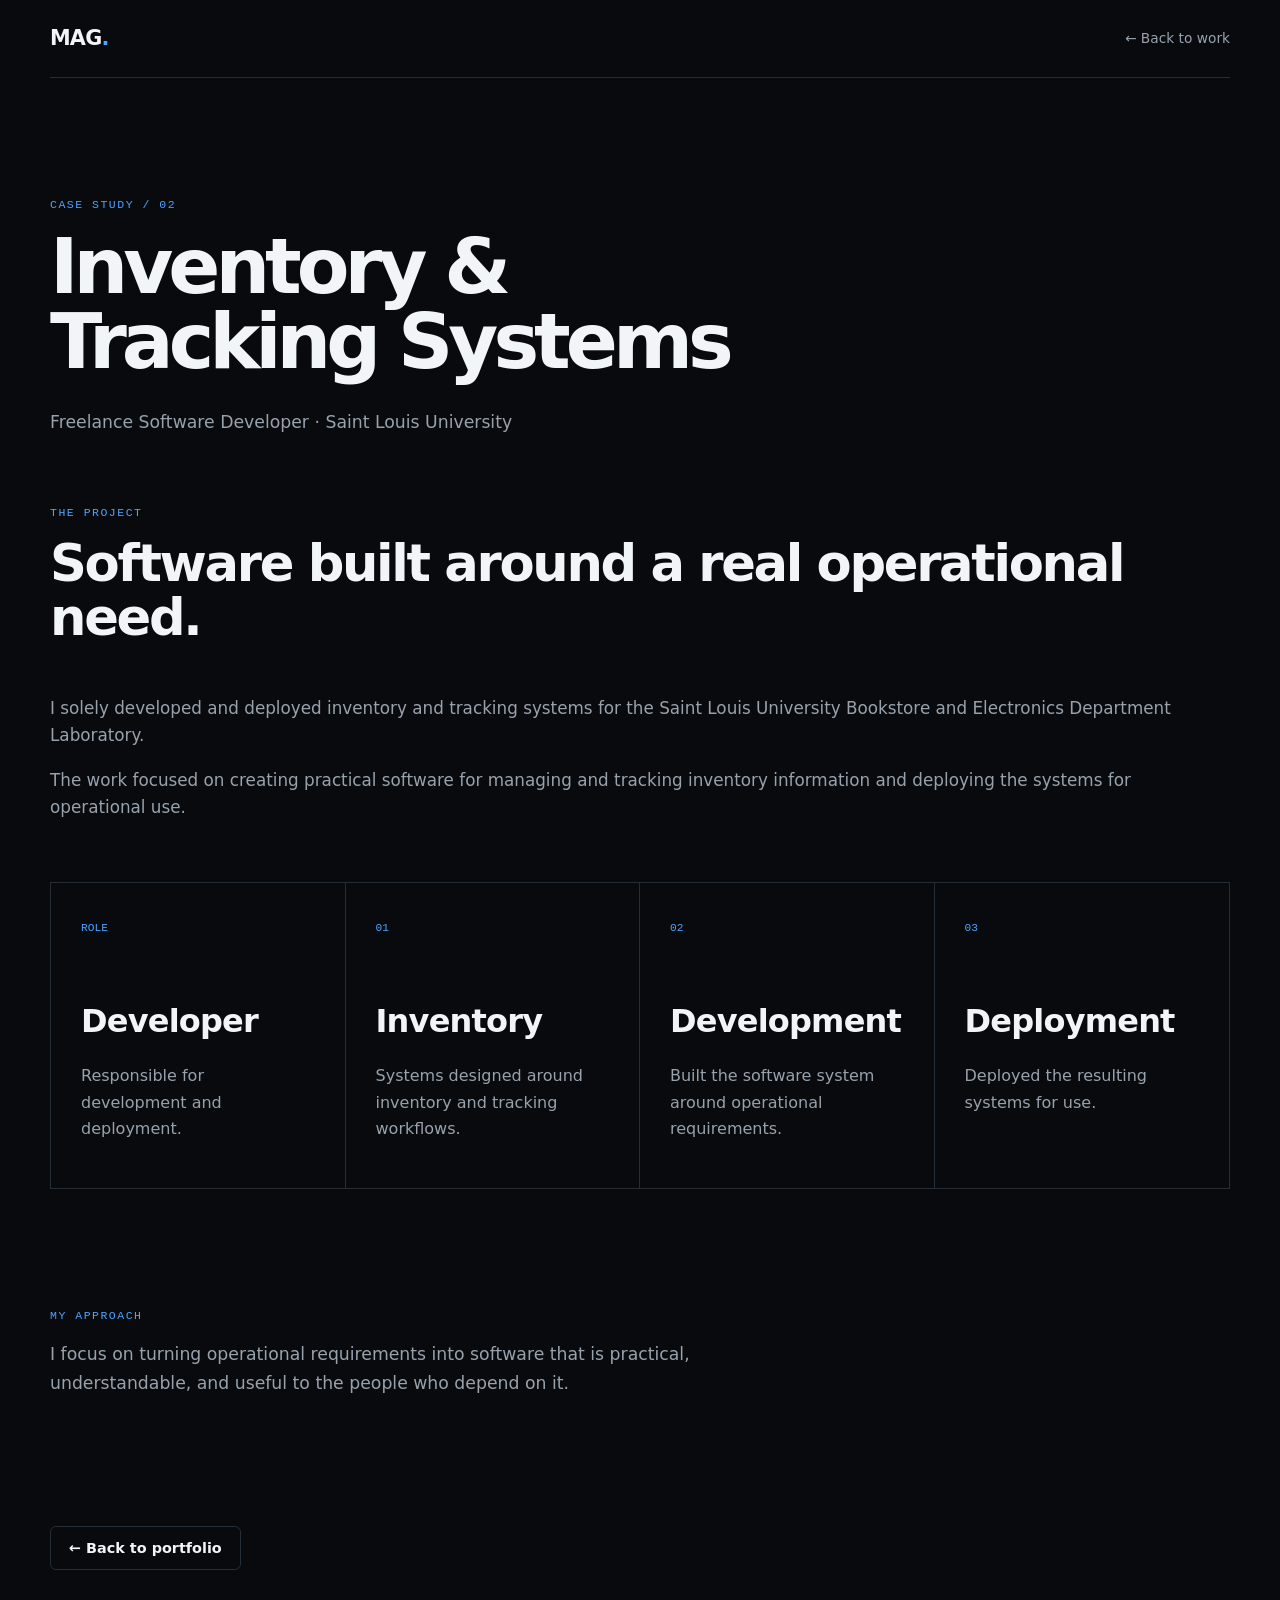
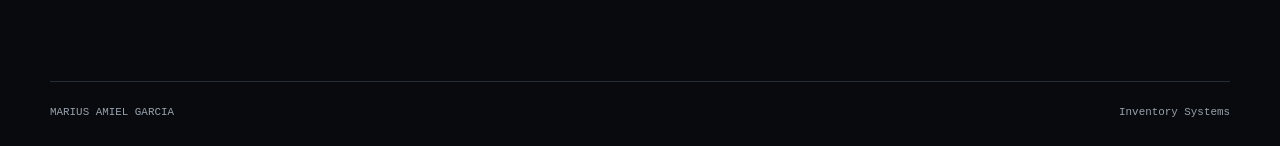
<file: projects/inventory-system.html>
<!doctype html>
<html lang="en"><head><meta charset="utf-8"><meta name="viewport" content="width=device-width,initial-scale=1"><title>Inventory & Tracking Systems | Marius Amiel Garcia</title><link rel="stylesheet" href="../assets/css/style.css"></head>
<body><header class="site-header"><a class="brand" href="../index.html">MAG<span>.</span></a><nav class="nav" style="display:flex"><a href="../index.html#work">← Back to work</a></nav></header>
<main class="container section"><p class="eyebrow">CASE STUDY / 02</p><h1>Inventory & Tracking Systems</h1><p class="hero-text">Freelance Software Developer · Saint Louis University</p>
<div class="section-heading" style="margin-top:70px"><div><p class="eyebrow">THE PROJECT</p><h2>Software built around a real operational need.</h2></div></div>
<div class="about-copy"><p>I solely developed and deployed inventory and tracking systems for the Saint Louis University Bookstore and Electronics Department Laboratory.</p><p>The work focused on creating practical software for managing and tracking inventory information and deploying the systems for operational use.</p></div>
<div class="capability-grid" style="margin-top:60px"><div class="capability"><span>ROLE</span><h3>Developer</h3><p>Responsible for development and deployment.</p></div><div class="capability"><span>01</span><h3>Inventory</h3><p>Systems designed around inventory and tracking workflows.</p></div><div class="capability"><span>02</span><h3>Development</h3><p>Built the software system around operational requirements.</p></div><div class="capability"><span>03</span><h3>Deployment</h3><p>Deployed the resulting systems for use.</p></div></div>
<div class="section"><p class="eyebrow">MY APPROACH</p><p class="hero-text">I focus on turning operational requirements into software that is practical, understandable, and useful to the people who depend on it.</p></div>
<a class="button secondary" href="../index.html#work">← Back to portfolio</a></main><footer class="footer container"><span>MARIUS AMIEL GARCIA</span><span>Inventory Systems</span></footer></body></html>
</file>
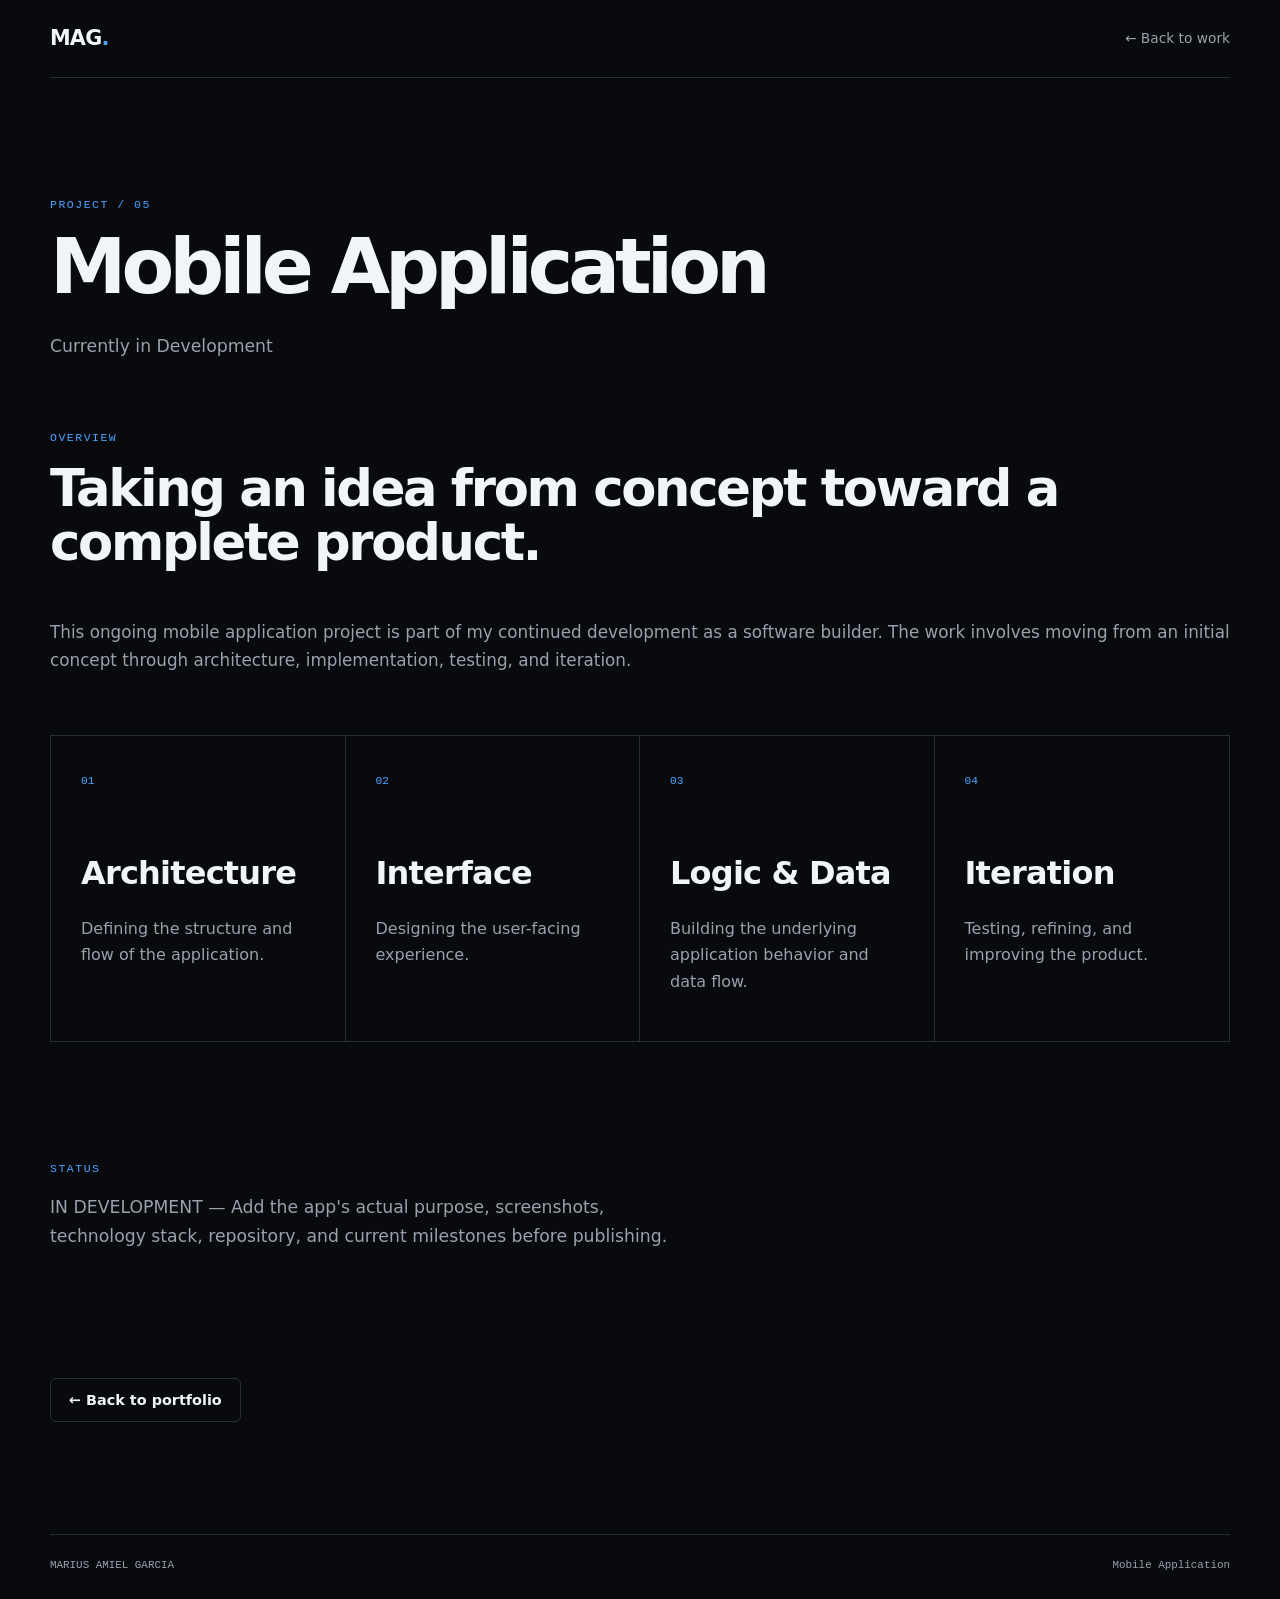
<file: projects/mobile-app.html>
<!doctype html>
<html lang="en"><head><meta charset="utf-8"><meta name="viewport" content="width=device-width,initial-scale=1"><title>Mobile Application | Marius Amiel Garcia</title><link rel="stylesheet" href="../assets/css/style.css"></head>
<body><header class="site-header"><a class="brand" href="../index.html">MAG<span>.</span></a><nav class="nav" style="display:flex"><a href="../index.html#work">← Back to work</a></nav></header>
<main class="container section"><p class="eyebrow">PROJECT / 05</p><h1>Mobile Application</h1><p class="hero-text">Currently in Development</p>
<div class="section-heading" style="margin-top:70px"><div><p class="eyebrow">OVERVIEW</p><h2>Taking an idea from concept toward a complete product.</h2></div></div>
<div class="about-copy"><p>This ongoing mobile application project is part of my continued development as a software builder. The work involves moving from an initial concept through architecture, implementation, testing, and iteration.</p></div>
<div class="capability-grid" style="margin-top:60px"><div class="capability"><span>01</span><h3>Architecture</h3><p>Defining the structure and flow of the application.</p></div><div class="capability"><span>02</span><h3>Interface</h3><p>Designing the user-facing experience.</p></div><div class="capability"><span>03</span><h3>Logic & Data</h3><p>Building the underlying application behavior and data flow.</p></div><div class="capability"><span>04</span><h3>Iteration</h3><p>Testing, refining, and improving the product.</p></div></div>
<div class="section"><p class="eyebrow">STATUS</p><p class="hero-text">IN DEVELOPMENT — Add the app's actual purpose, screenshots, technology stack, repository, and current milestones before publishing.</p></div>
<a class="button secondary" href="../index.html#work">← Back to portfolio</a></main><footer class="footer container"><span>MARIUS AMIEL GARCIA</span><span>Mobile Application</span></footer></body></html>
</file>
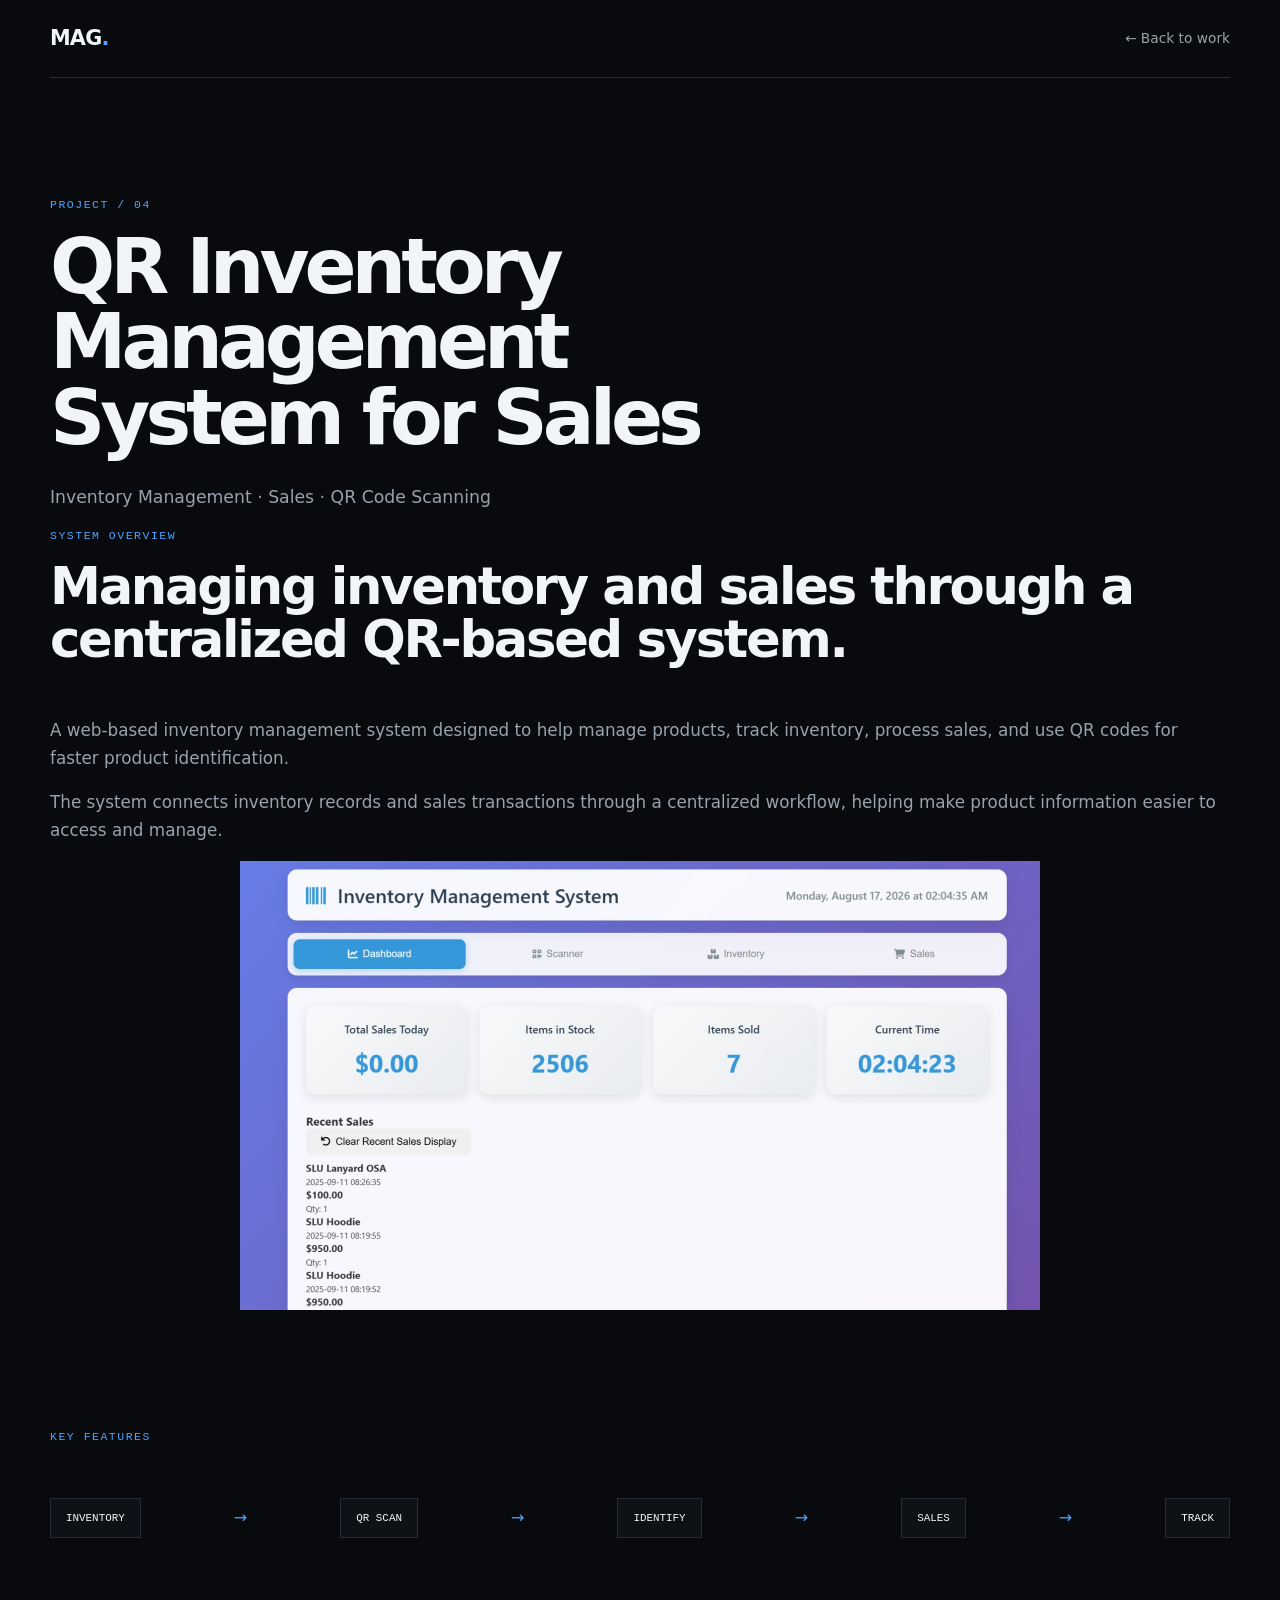
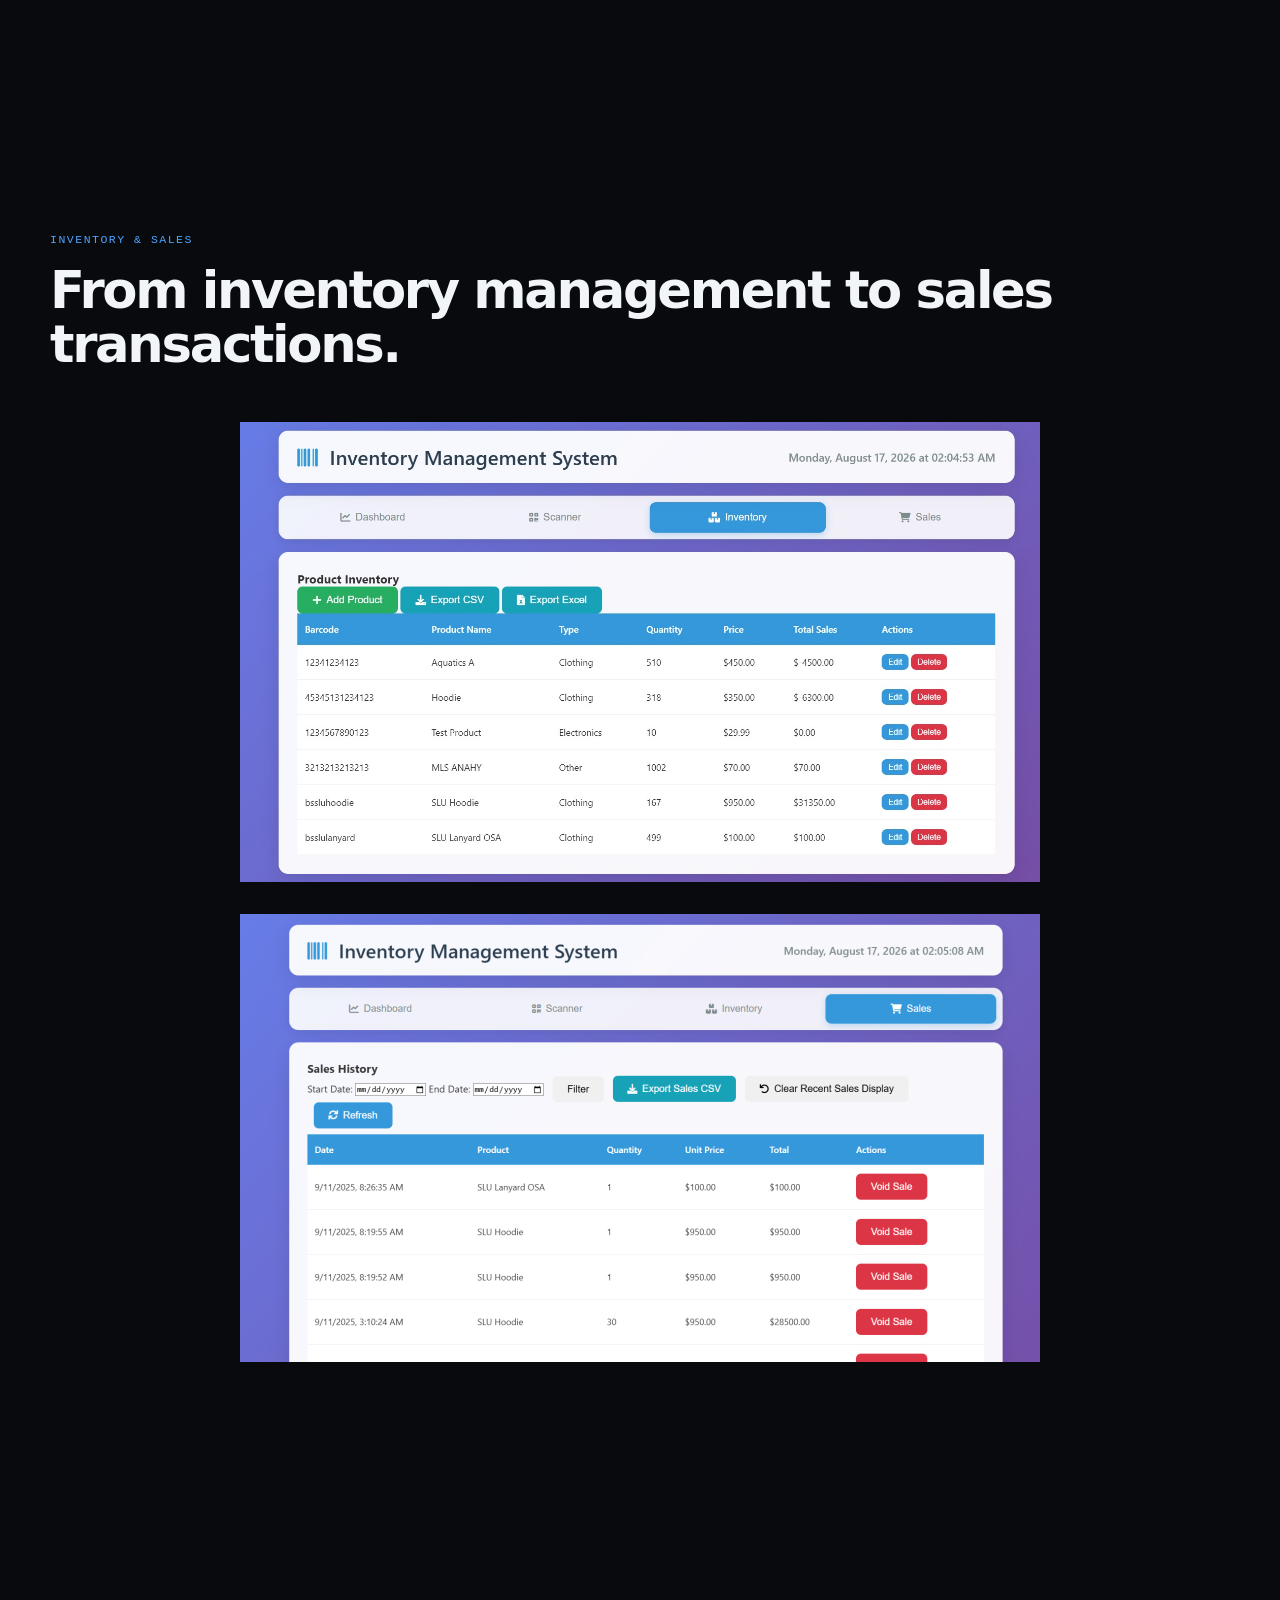
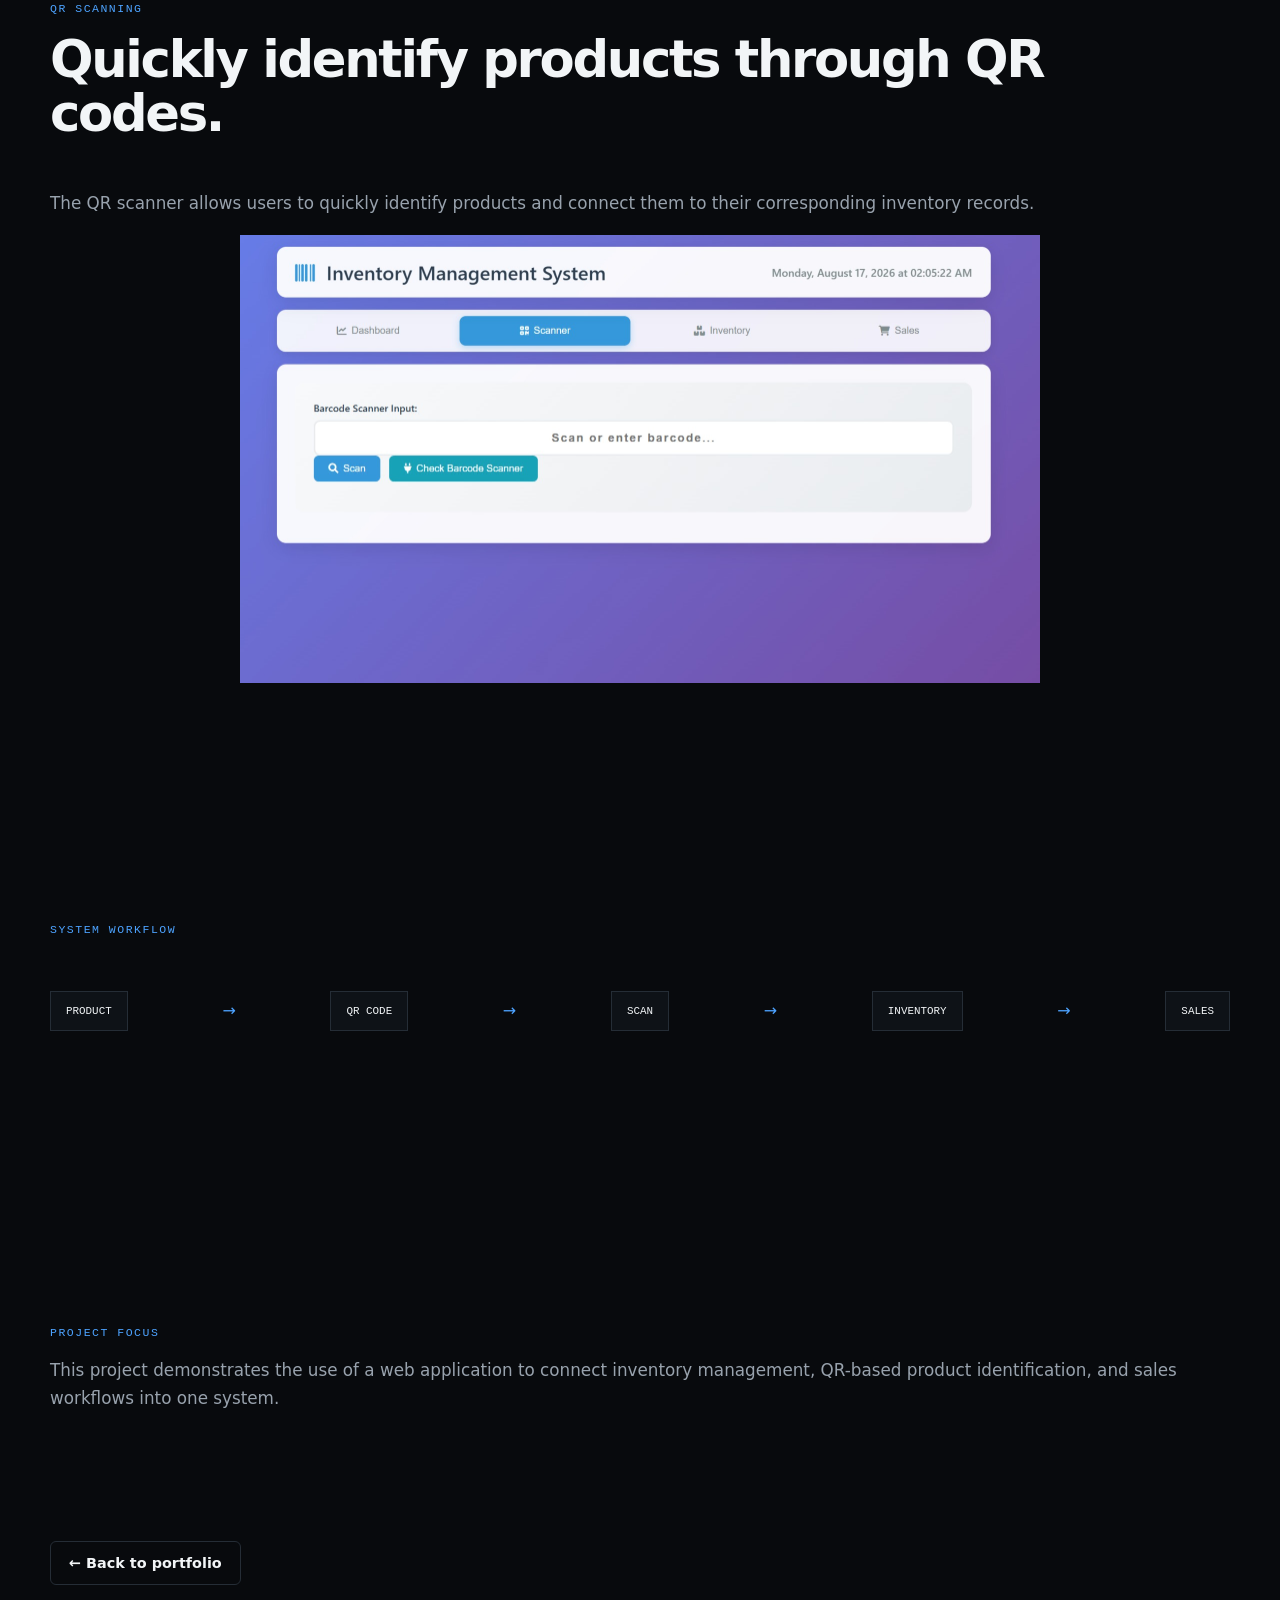
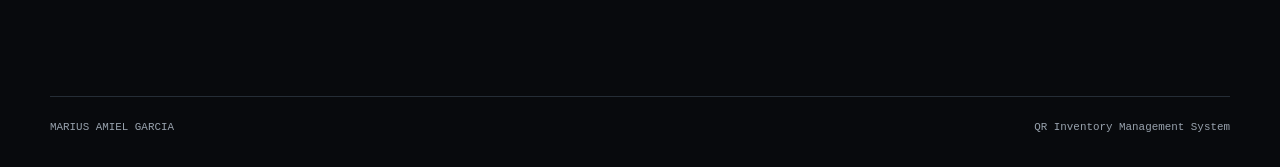
<file: projects/qr-inventory.html>
<!doctype html>
<html lang="en">
<head>
    <meta charset="utf-8">
    <meta name="viewport" content="width=device-width,initial-scale=1">

    <title>QR Inventory System | Marius Amiel Garcia</title>

    <link rel="stylesheet" href="../assets/css/style.css">
</head>

<body>

<header class="site-header">

    <a class="brand" href="../index.html">
        MAG<span>.</span>
    </a>

    <nav class="nav" style="display:flex">
        <a href="../index.html#work">← Back to work</a>
    </nav>

</header>


<main class="container section">

    <p class="eyebrow">PROJECT / 04</p>

    <h1>QR Inventory Management System for Sales</h1>

    <p class="hero-text">
        Inventory Management · Sales · QR Code Scanning
    </p>


    <!-- DASHBOARD -->

    <section class="project-section">

        <div class="section-heading">

            <div>
                <p class="eyebrow">SYSTEM OVERVIEW</p>

                <h2>
                    Managing inventory and sales through a centralized QR-based system.
                </h2>
            </div>

        </div>

        <div class="about-copy">

            <p>
                A web-based inventory management system designed to help manage
                products, track inventory, process sales, and use QR codes for
                faster product identification.
            </p>

            <p>
                The system connects inventory records and sales transactions
                through a centralized workflow, helping make product information
                easier to access and manage.
            </p>

        </div>

        <div class="project-image" style="text-align: center;">
            <img
                src="/assets/images/qr-inventory/dashboard.jpeg"
                alt="QR Inventory Management System dashboard"
                loading="lazy"
                style="width: 90%; max-width: 800px; height: auto; margin: 0 auto; display: block;"
            >
        </div>

    </section>


    <!-- KEY FEATURES -->

    <section class="section">

        <p class="eyebrow">KEY FEATURES</p>

        <div class="workflow">

            <div>INVENTORY</div>

            <i>→</i>

            <div>QR SCAN</div>

            <i>→</i>

            <div>IDENTIFY</div>

            <i>→</i>

            <div>SALES</div>

            <i>→</i>

            <div>TRACK</div>

        </div>

    </section>


    <!-- INVENTORY AND SALES -->

    <section class="section">

        <div class="section-heading">

            <div>

                <p class="eyebrow">INVENTORY & SALES</p>

                <h2>
                    From inventory management to sales transactions.
                </h2>

            </div>

        </div>


        <div class="project-gallery">

            <div class="project-image" style="text-align: center; margin-bottom: 2rem;">
                <img
                    src="/assets/images/qr-inventory/inventory.jpeg"
                    alt="QR Inventory Management System inventory page"
                    loading="lazy"
                    style="width: 90%; max-width: 800px; height: auto; margin: 0 auto; display: block;"
                >

            </div>


            <div class="project-image" style="text-align: center;">
                <img
                    src="/assets/images/qr-inventory/sales.jpeg"
                    alt="QR Inventory Management System sales page"
                    loading="lazy"
                    style="width: 90%; max-width: 800px; height: auto; margin: 0 auto; display: block;"
                >

            </div>

        </div>

    </section>


    <!-- QR SCANNER -->

    <section class="section">

        <div class="section-heading">

            <div>

                <p class="eyebrow">QR SCANNING</p>

                <h2>
                    Quickly identify products through QR codes.
                </h2>

            </div>

        </div>


        <div class="about-copy">

            <p>
                The QR scanner allows users to quickly identify products and
                connect them to their corresponding inventory records.
            </p>

        </div>


        <div class="project-image" style="text-align: center;">
            <img
                src="/assets/images/qr-inventory/scanner.jpeg"
                alt="QR code scanner in the inventory management system"
                loading="lazy"
                style="width: 90%; max-width: 800px; height: auto; margin: 0 auto; display: block;"
            >

        </div>

    </section>


    <!-- WORKFLOW -->

    <section class="section">

        <p class="eyebrow">SYSTEM WORKFLOW</p>

        <div class="workflow">

            <div>PRODUCT</div>

            <i>→</i>

            <div>QR CODE</div>

            <i>→</i>

            <div>SCAN</div>

            <i>→</i>

            <div>INVENTORY</div>

            <i>→</i>

            <div>SALES</div>

        </div>

    </section>


    <!-- YOUR ROLE -->

    <section class="section">

        <p class="eyebrow">PROJECT FOCUS</p>

        <div class="about-copy">

            <p>
                This project demonstrates the use of a web application to connect
                inventory management, QR-based product identification, and sales
                workflows into one system.
            </p>

        </div>

    </section>


    <a class="button secondary" href="../index.html#work">
        ← Back to portfolio
    </a>

</main>


<footer class="footer container">

    <span>MARIUS AMIEL GARCIA</span>

    <span>QR Inventory Management System</span>

</footer>

</body>
</html>
</file>
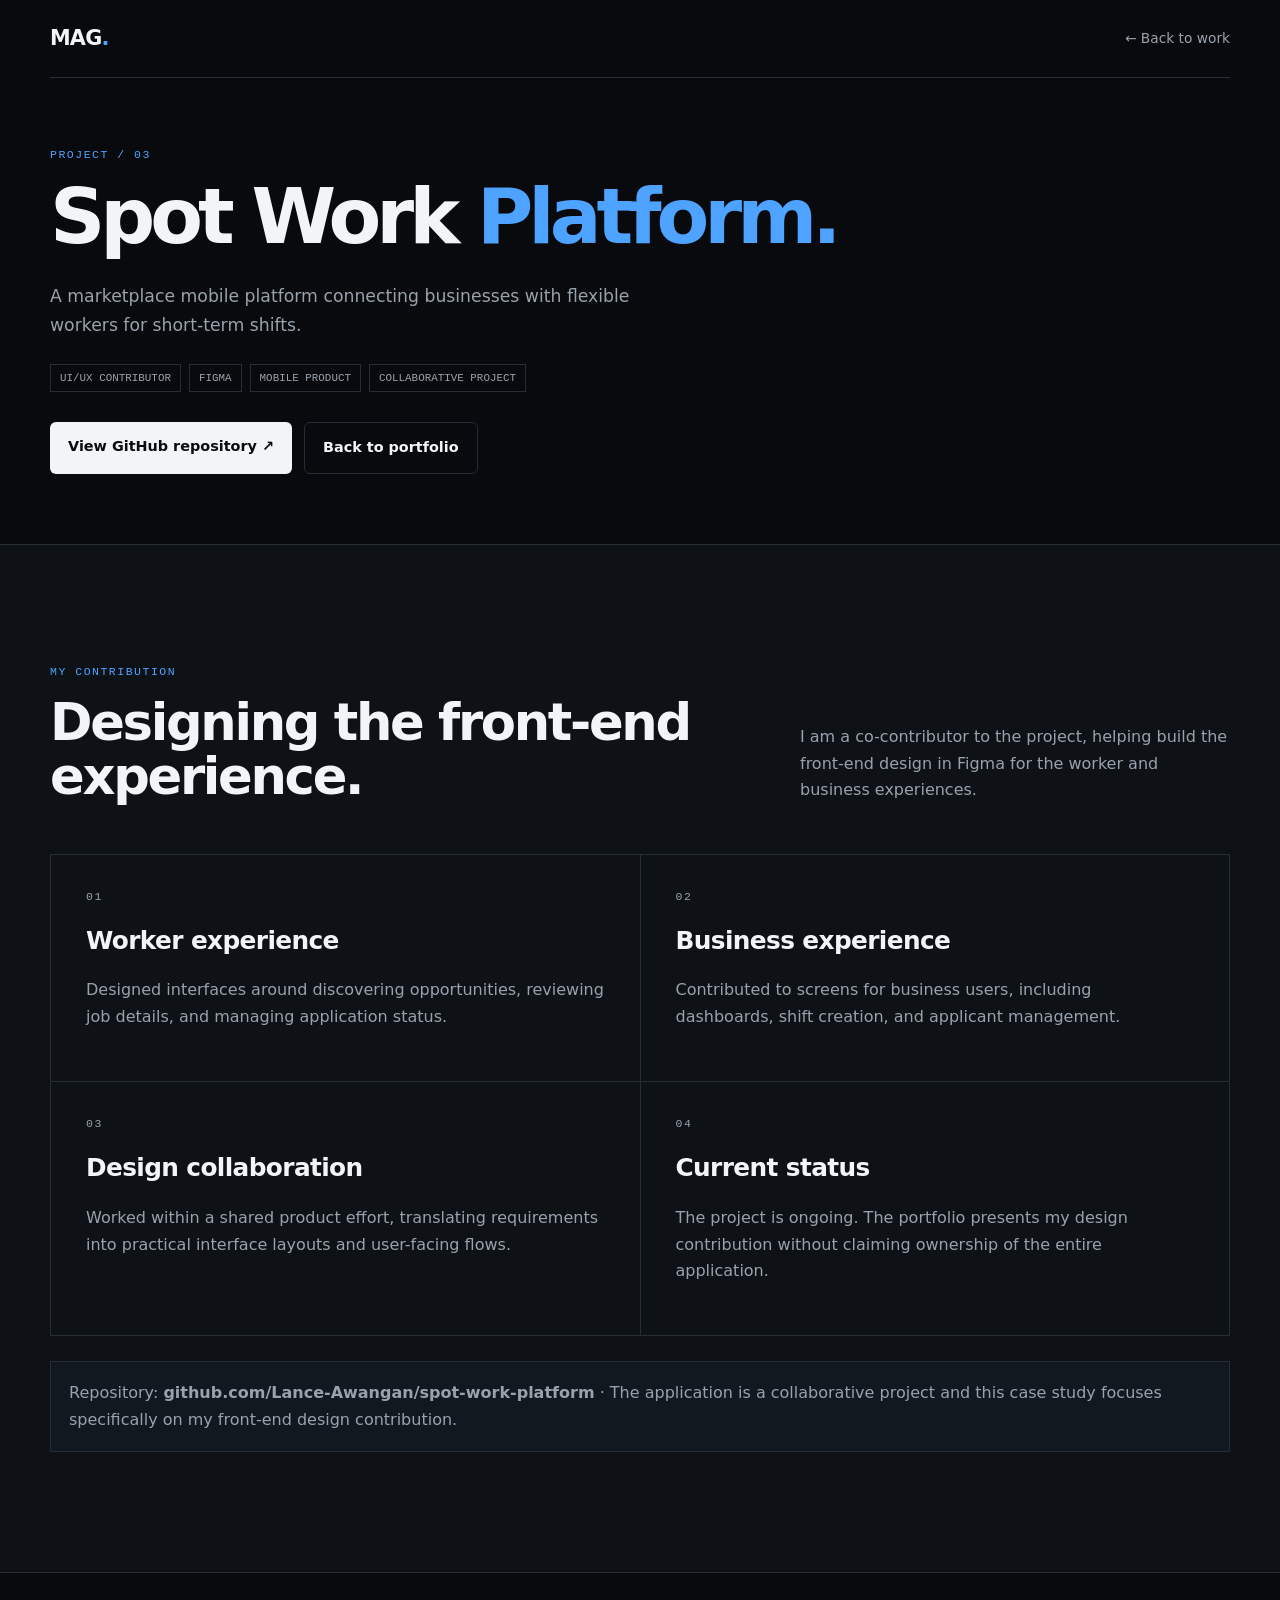
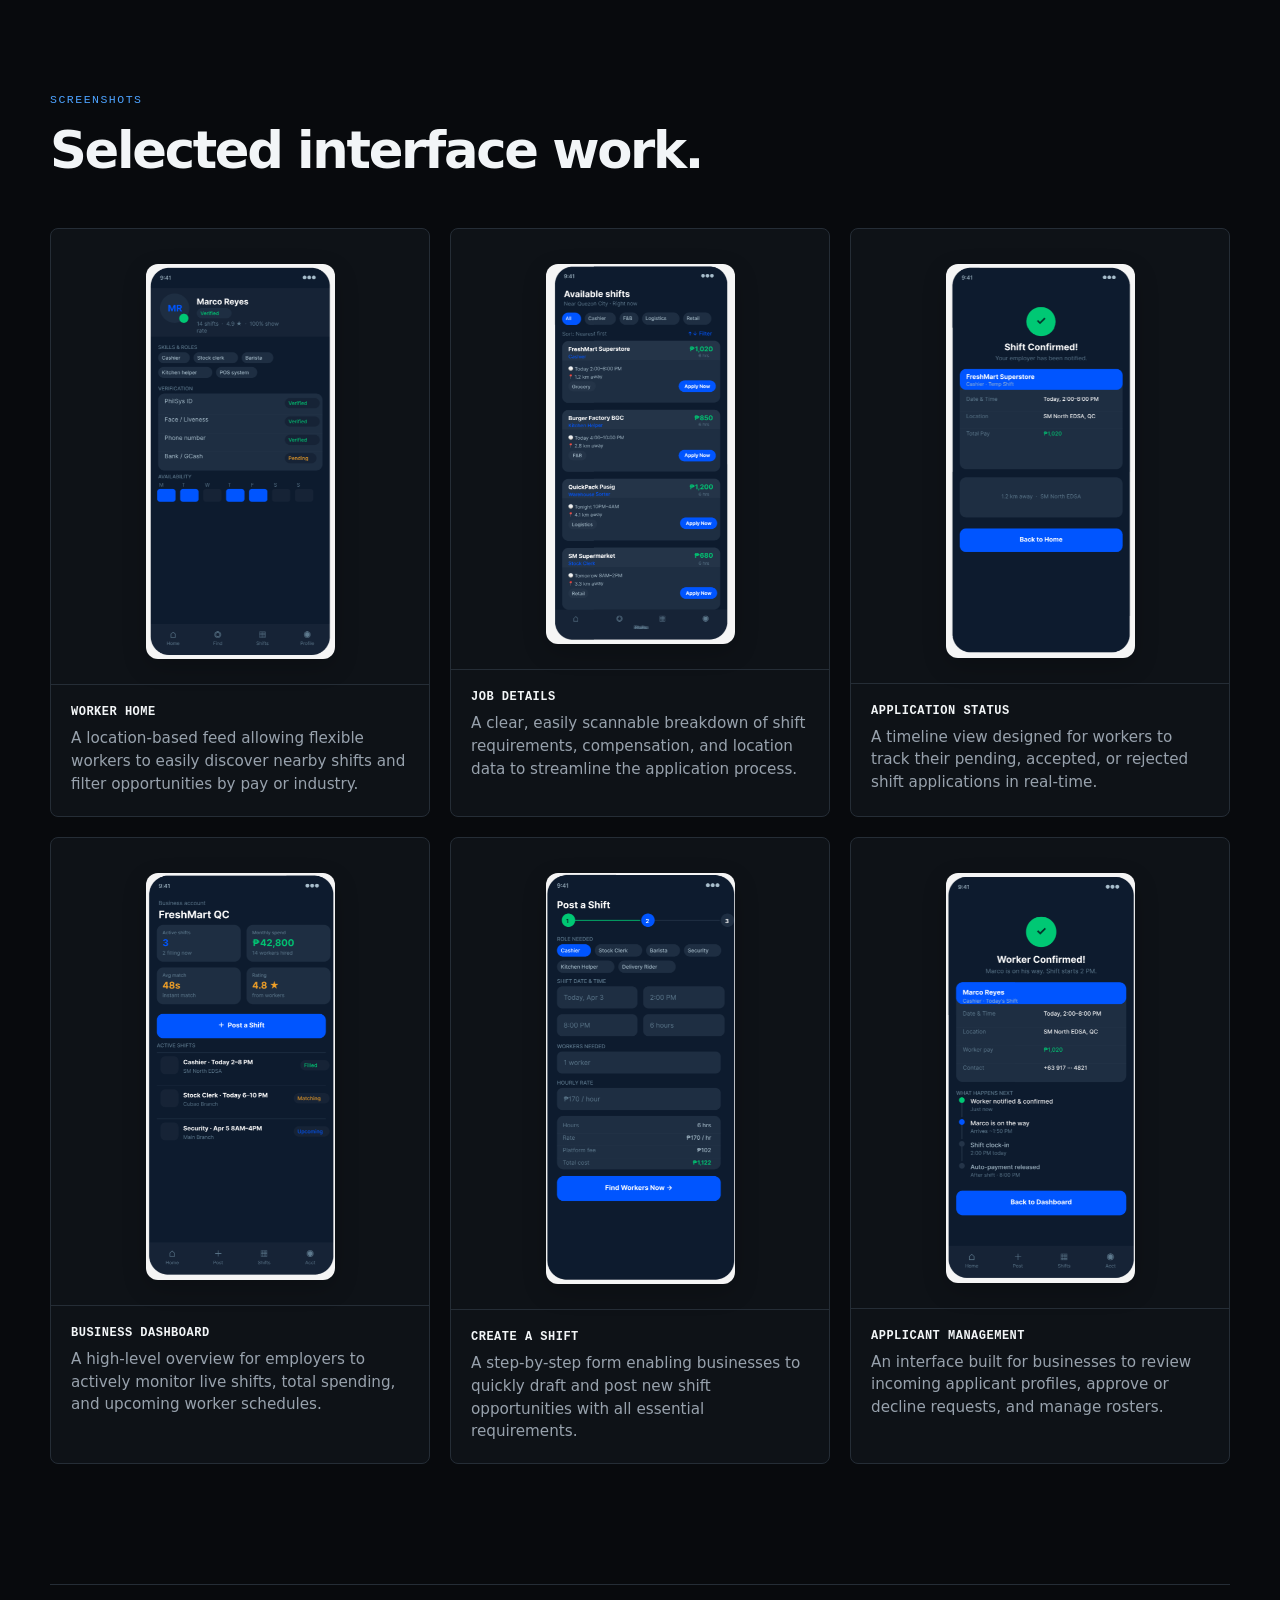
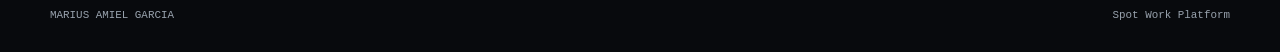
<file: projects/spot-work.html>
<!doctype html>
<html lang="en">
<head>
  <meta charset="utf-8">
  <meta name="viewport" content="width=device-width, initial-scale=1">
  <title>Spot Work Platform | Marius Amiel Garcia</title>
  <link rel="stylesheet" href="../assets/css/style.css">
  <style>
    .case-hero { padding-top: 70px; padding-bottom: 70px; }
    .case-meta { display: flex; flex-wrap: wrap; gap: 8px; margin: 25px 0; }
    .case-meta span { font: 500 .68rem "JetBrains Mono", monospace; border: 1px solid var(--line); padding: 7px 9px; color: var(--muted); }
    
    .case-grid { display: grid; grid-template-columns: 1fr 1fr; gap: 1px; background: var(--line); border: 1px solid var(--line); margin-top: 50px; }
    .case-block { background: var(--panel); padding: 35px; }
    .case-block h3 { margin-top: 0; }
    .case-block p { color: var(--muted); }
    
    /* 3 Column Grid */
    .gallery { display: grid; grid-template-columns: repeat(3, 1fr); gap: 20px; margin-top: 45px; }
    .shot { border: 1px solid var(--line); background: var(--panel); border-radius: 8px; overflow: hidden; display: flex; flex-direction: column; margin: 0; }
    
    /* Shrunk the image to 50%, centered, with NO cropping */
    .shot img { 
      display: block; 
      width: 50%; 
      height: auto; /* Ensures the full image displays without cropping */
      margin: 35px auto 25px auto; /* Centers the image and adds breathing room */
      border-radius: 12px; /* Softens the sharp corners of the screenshot */
      box-shadow: 0 8px 24px rgba(0,0,0,0.2); /* Adds depth so it pops off the background */
    }
    
    .shot figcaption { 
      padding: 20px; 
      display: flex; 
      flex-direction: column; 
      gap: 8px; 
      flex-grow: 1; 
      border-top: 1px solid var(--line); /* Separates the presentation area from the text */
      margin-top: auto;
    }
    
    .caption-title { font: 600 .75rem "JetBrains Mono", monospace; color: var(--text); text-transform: uppercase; letter-spacing: 0.5px; }
    .caption-desc { font-size: 0.95rem; color: var(--muted); margin: 0; line-height: 1.5; }

    .repo-note { margin-top: 25px; padding: 18px; border: 1px solid var(--line); background: var(--panel2); color: var(--muted); }
    
    @media(max-width: 950px) { .gallery { grid-template-columns: repeat(2, 1fr); } }
    @media(max-width: 700px) { .case-grid, .gallery { grid-template-columns: 1fr; } .shot img { width: 70%; } }
  </style>
</head>
<body>

<header class="site-header">
  <a class="brand" href="../index.html">MAG<span>.</span></a>
  <nav class="nav" style="display:flex">
    <a href="../index.html#work">← Back to work</a>
  </nav>
</header>

<main>
<section class="container section case-hero">
  <p class="eyebrow">PROJECT / 03</p>
  <h1>Spot Work <span>Platform.</span></h1>
  <p class="hero-text">A marketplace mobile platform connecting businesses with flexible workers for short-term shifts.</p>
  
  <div class="case-meta">
    <span>UI/UX CONTRIBUTOR</span>
    <span>FIGMA</span>
    <span>MOBILE PRODUCT</span>
    <span>COLLABORATIVE PROJECT</span>
  </div>
  
  <div class="actions">
    <a class="button primary" href="https://github.com/Lance-Awangan/spot-work-platform" target="_blank" rel="noopener">View GitHub repository ↗</a>
    <a class="button secondary" href="../index.html#work">Back to portfolio</a>
  </div>
</section>

<section class="dark-section">
  <div class="container section">
    <div class="section-heading">
      <div>
        <p class="eyebrow">MY CONTRIBUTION</p>
        <h2>Designing the front-end experience.</h2>
      </div>
      <p>I am a co-contributor to the project, helping build the front-end design in Figma for the worker and business experiences.</p>
    </div>
    
    <div class="case-grid">
      <div class="case-block">
        <p class="eyebrow">01</p>
        <h3>Worker experience</h3>
        <p>Designed interfaces around discovering opportunities, reviewing job details, and managing application status.</p>
      </div>
      <div class="case-block">
        <p class="eyebrow">02</p>
        <h3>Business experience</h3>
        <p>Contributed to screens for business users, including dashboards, shift creation, and applicant management.</p>
      </div>
      <div class="case-block">
        <p class="eyebrow">03</p>
        <h3>Design collaboration</h3>
        <p>Worked within a shared product effort, translating requirements into practical interface layouts and user-facing flows.</p>
      </div>
      <div class="case-block">
        <p class="eyebrow">04</p>
        <h3>Current status</h3>
        <p>The project is ongoing. The portfolio presents my design contribution without claiming ownership of the entire application.</p>
      </div>
    </div>
    
    <div class="repo-note">
      Repository: <strong>github.com/Lance-Awangan/spot-work-platform</strong> · The application is a collaborative project and this case study focuses specifically on my front-end design contribution.
    </div>
  </div>
</section>

<section class="container section">
  <div class="section-heading">
    <div>
      <p class="eyebrow">SCREENSHOTS</p>
      <h2>Selected interface work.</h2>
    </div>
    <!-- Upload instruction text has been removed from here -->
  </div>
  
  <div class="gallery">
    
    <!-- Panel 1 -->
    <figure class="shot">
      <img src="/assets/images/spot-work/worker-home.png" alt="Spot Work worker home screen" loading="lazy">
      <figcaption>
        <span class="caption-title">Worker Home</span>
        <p class="caption-desc">A location-based feed allowing flexible workers to easily discover nearby shifts and filter opportunities by pay or industry.</p>
      </figcaption>
    </figure>

    <!-- Panel 2 -->
    <figure class="shot">
      <img src="/assets/images/spot-work/job-details.png" alt="Spot Work job details screen" loading="lazy">
      <figcaption>
        <span class="caption-title">Job Details</span>
        <p class="caption-desc">A clear, easily scannable breakdown of shift requirements, compensation, and location data to streamline the application process.</p>
      </figcaption>
    </figure>

    <!-- Panel 3 -->
    <figure class="shot">
      <img src="/assets/images/spot-work/application-status.png" alt="Spot Work application status screen" loading="lazy">
      <figcaption>
        <span class="caption-title">Application Status</span>
        <p class="caption-desc">A timeline view designed for workers to track their pending, accepted, or rejected shift applications in real-time.</p>
      </figcaption>
    </figure>

    <!-- Panel 4 -->
    <figure class="shot">
      <img src="/assets/images/spot-work/business-dashboard.png" alt="Spot Work business dashboard" loading="lazy">
      <figcaption>
        <span class="caption-title">Business Dashboard</span>
        <p class="caption-desc">A high-level overview for employers to actively monitor live shifts, total spending, and upcoming worker schedules.</p>
      </figcaption>
    </figure>

    <!-- Panel 5 -->
    <figure class="shot">
      <img src="/assets/images/spot-work/create-shift.png" alt="Spot Work create shift screen" loading="lazy">
      <figcaption>
        <span class="caption-title">Create a Shift</span>
        <p class="caption-desc">A step-by-step form enabling businesses to quickly draft and post new shift opportunities with all essential requirements.</p>
      </figcaption>
    </figure>

    <!-- Panel 6 -->
    <figure class="shot">
      <img src="/assets/images/spot-work/applicant-management.png" alt="Spot Work applicant management screen" loading="lazy">
      <figcaption>
        <span class="caption-title">Applicant Management</span>
        <p class="caption-desc">An interface built for businesses to review incoming applicant profiles, approve or decline requests, and manage rosters.</p>
      </figcaption>
    </figure>

  </div>
</section>
</main>

<footer class="footer container">
  <span>MARIUS AMIEL GARCIA</span>
  <span>Spot Work Platform</span>
</footer>

</body>
</html>
</file>
<file: assets/css/style.css>
:root{
  --bg:#080a0d; --panel:#0e1217; --panel2:#121820; --text:#f2f5f7; --muted:#98a2ad;
  --line:#252d36; --accent:#4da3ff; --accent2:#8bc5ff; --max:1180px;
}
*{box-sizing:border-box}html{scroll-behavior:smooth}body{margin:0;background:var(--bg);color:var(--text);font-family:Inter,system-ui,sans-serif;line-height:1.65}
a{color:inherit;text-decoration:none}.container{width:min(calc(100% - 48px),var(--max));margin:auto}
.grid-bg{position:fixed;inset:0;pointer-events:none;opacity:.18;background-image:linear-gradient(var(--line) 1px,transparent 1px),linear-gradient(90deg,var(--line) 1px,transparent 1px);background-size:64px 64px;mask-image:linear-gradient(to bottom,#000,transparent 80%);z-index:-1}
.site-header{height:78px;display:flex;align-items:center;justify-content:space-between;width:min(calc(100% - 48px),var(--max));margin:auto;border-bottom:1px solid var(--line)}
.brand{font-weight:800;letter-spacing:-.04em;font-size:1.3rem}.brand span{color:var(--accent)}
.nav{display:flex;gap:28px;align-items:center;font-size:.86rem;color:var(--muted)}.nav a:hover{color:var(--text)}.nav-cta{border:1px solid var(--line);padding:9px 14px;border-radius:6px;color:var(--text)}
.menu-toggle{display:none;background:none;border:0;color:var(--text);font-size:1.5rem}
.hero{min-height:calc(100vh - 78px);display:grid;grid-template-columns:1.1fr .9fr;align-items:center;gap:70px;padding-top:50px;padding-bottom:80px}
.eyebrow{font:500 .72rem "JetBrains Mono",monospace;letter-spacing:.13em;color:var(--accent);margin:0 0 18px}
h1{font-size:clamp(3rem,6vw,5.8rem);line-height:.98;letter-spacing:-.065em;margin:0 0 28px;max-width:800px}h1 span{color:var(--accent)}
h2{font-size:clamp(2rem,4vw,3.4rem);line-height:1.05;letter-spacing:-.045em;margin:0}.hero-text{font-size:1.08rem;color:var(--muted);max-width:650px}
.actions{display:flex;gap:12px;margin-top:30px;flex-wrap:wrap}.button{padding:13px 18px;border-radius:6px;font-weight:600;font-size:.9rem}.primary{background:var(--text);color:#090b0e}.secondary{border:1px solid var(--line)}
.hero-system{height:430px;position:relative;border:1px solid var(--line);background:radial-gradient(circle at 50% 45%,rgba(77,163,255,.12),transparent 40%),var(--panel);overflow:hidden}
.hero-system:before{content:"";position:absolute;inset:20px;background-image:linear-gradient(var(--line) 1px,transparent 1px),linear-gradient(90deg,var(--line) 1px,transparent 1px);background-size:40px 40px;opacity:.5}
.node{position:absolute;border:1px solid var(--accent);background:var(--panel2);padding:12px 18px;font:500 .7rem "JetBrains Mono",monospace;letter-spacing:.08em;z-index:2;box-shadow:0 0 30px rgba(77,163,255,.08)}
.node-main{top:42px;left:50%;transform:translateX(-50%)}.node-build{top:150px;left:15%}.node-auto{top:150px;left:50%;transform:translateX(-50%)}.node-grow{top:150px;right:15%}.node-result{bottom:45px;left:50%;transform:translateX(-50%);border-color:var(--text)}
.line{position:absolute;height:1px;background:var(--accent);opacity:.5;z-index:1}.line-a{width:45%;left:27%;top:115px}.line-b{width:34%;left:16%;top:220px}.line-c{width:34%;right:16%;top:220px}
.signal-strip{border-top:1px solid var(--line);border-bottom:1px solid var(--line);background:rgba(14,18,23,.8)}.signal-grid{display:grid;grid-template-columns:repeat(4,1fr)}.signal-grid div{padding:24px;border-right:1px solid var(--line)}.signal-grid div:first-child{border-left:1px solid var(--line)}.signal-grid strong{display:block;font:600 .72rem "JetBrains Mono",monospace;color:var(--accent)}.signal-grid span{color:var(--muted);font-size:.85rem}
.section{padding:120px 0}.section-heading{display:flex;justify-content:space-between;gap:50px;align-items:end;margin-bottom:50px}.section-heading>p{max-width:430px;color:var(--muted);margin:0}
.project-grid{display:grid;grid-template-columns:repeat(2,1fr);gap:1px;background:var(--line);border:1px solid var(--line)}.project-card{background:var(--panel);min-height:310px;padding:34px;display:flex;flex-direction:column;justify-content:space-between;transition:.25s}.project-card:hover{background:var(--panel2);transform:translateY(-2px)}.project-card.featured{grid-column:span 2;min-height:350px}.project-number{font:500 .7rem "JetBrains Mono",monospace;color:var(--accent);margin-bottom:45px}.tags{display:flex;flex-wrap:wrap;gap:7px;margin-bottom:16px}.tags span,.automation-list span{font:500 .65rem "JetBrains Mono",monospace;border:1px solid var(--line);padding:5px 7px;color:var(--muted)}h3{font-size:1.55rem;letter-spacing:-.025em;margin:0 0 12px}.project-card p{color:var(--muted);max-width:700px;margin:0 0 24px}.project-card a{font-size:.85rem;color:var(--accent);font-weight:600}
.dark-section{background:var(--panel);border-top:1px solid var(--line);border-bottom:1px solid var(--line)}.capability-grid{display:grid;grid-template-columns:repeat(4,1fr);border:1px solid var(--line)}.capability{padding:30px;border-right:1px solid var(--line);min-height:270px}.capability:last-child{border-right:0}.capability>span{font:500 .7rem "JetBrains Mono",monospace;color:var(--accent)}.capability h3{font-size:2rem;margin-top:55px}.capability p{color:var(--muted)}
.workflow{display:flex;align-items:center;justify-content:space-between;gap:10px;overflow:auto;margin:35px 0;padding:20px 0}.workflow div{white-space:nowrap;border:1px solid var(--line);background:var(--panel);padding:13px 15px;font:500 .68rem "JetBrains Mono",monospace}.workflow i{color:var(--accent);font-style:normal}.automation-list{display:flex;flex-wrap:wrap;gap:8px}
.timeline{border-top:1px solid var(--line)}.timeline article{display:grid;grid-template-columns:130px 1fr;gap:40px;padding:30px 0;border-bottom:1px solid var(--line)}.timeline time{font:500 .75rem "JetBrains Mono",monospace;color:var(--accent)}.timeline h3{margin:0}.meta{font:500 .75rem "JetBrains Mono",monospace;color:var(--muted)}.timeline p:not(.meta){color:var(--muted);max-width:800px}
.about-grid{display:grid;grid-template-columns:1fr 1fr;gap:90px}.about-copy p{color:var(--muted);font-size:1.05rem}.education{display:grid;grid-template-columns:1fr 1fr;gap:1px;margin-top:80px;background:var(--line);border:1px solid var(--line)}.education>div{background:var(--panel2);padding:35px}.education h3{font-size:1.3rem}.education p:not(.eyebrow){color:var(--muted)}
.contact{min-height:65vh;display:flex;flex-direction:column;justify-content:center}.contact h2{max-width:700px}.contact>p:not(.eyebrow){color:var(--muted);max-width:620px;font-size:1.05rem}.contact-links{display:flex;gap:12px;flex-wrap:wrap;margin-top:25px}.contact-links a{border-bottom:1px solid var(--accent);padding:5px 0;color:var(--accent)}
.footer{border-top:1px solid var(--line);padding:24px 0;display:flex;justify-content:space-between;color:var(--muted);font:500 .68rem "JetBrains Mono",monospace}
@media(max-width:850px){.hero{grid-template-columns:1fr;gap:30px}.hero-system{height:330px}.capability-grid{grid-template-columns:1fr 1fr}.capability:nth-child(2){border-right:0}.capability:nth-child(-n+2){border-bottom:1px solid var(--line)}.about-grid,.education{grid-template-columns:1fr}.section-heading{display:block}.section-heading>p{margin-top:18px}.nav{display:none;position:absolute;top:78px;left:0;right:0;background:var(--bg);border-bottom:1px solid var(--line);padding:20px 24px;flex-direction:column;align-items:flex-start;z-index:10}.nav.open{display:flex}.menu-toggle{display:block}}
@media(max-width:600px){.container,.site-header{width:min(calc(100% - 32px),var(--max))}.hero{padding-top:35px}.project-grid{grid-template-columns:1fr}.project-card.featured{grid-column:auto}.signal-grid{grid-template-columns:1fr 1fr}.signal-grid div:nth-child(3){border-left:1px solid var(--line)}.capability-grid{grid-template-columns:1fr}.capability{border-right:0!important;border-bottom:1px solid var(--line)}.capability:last-child{border-bottom:0}.timeline article{grid-template-columns:1fr;gap:10px}.footer{display:block}.footer span{display:block;margin:5px 0}h1{font-size:3rem}}
</file>
